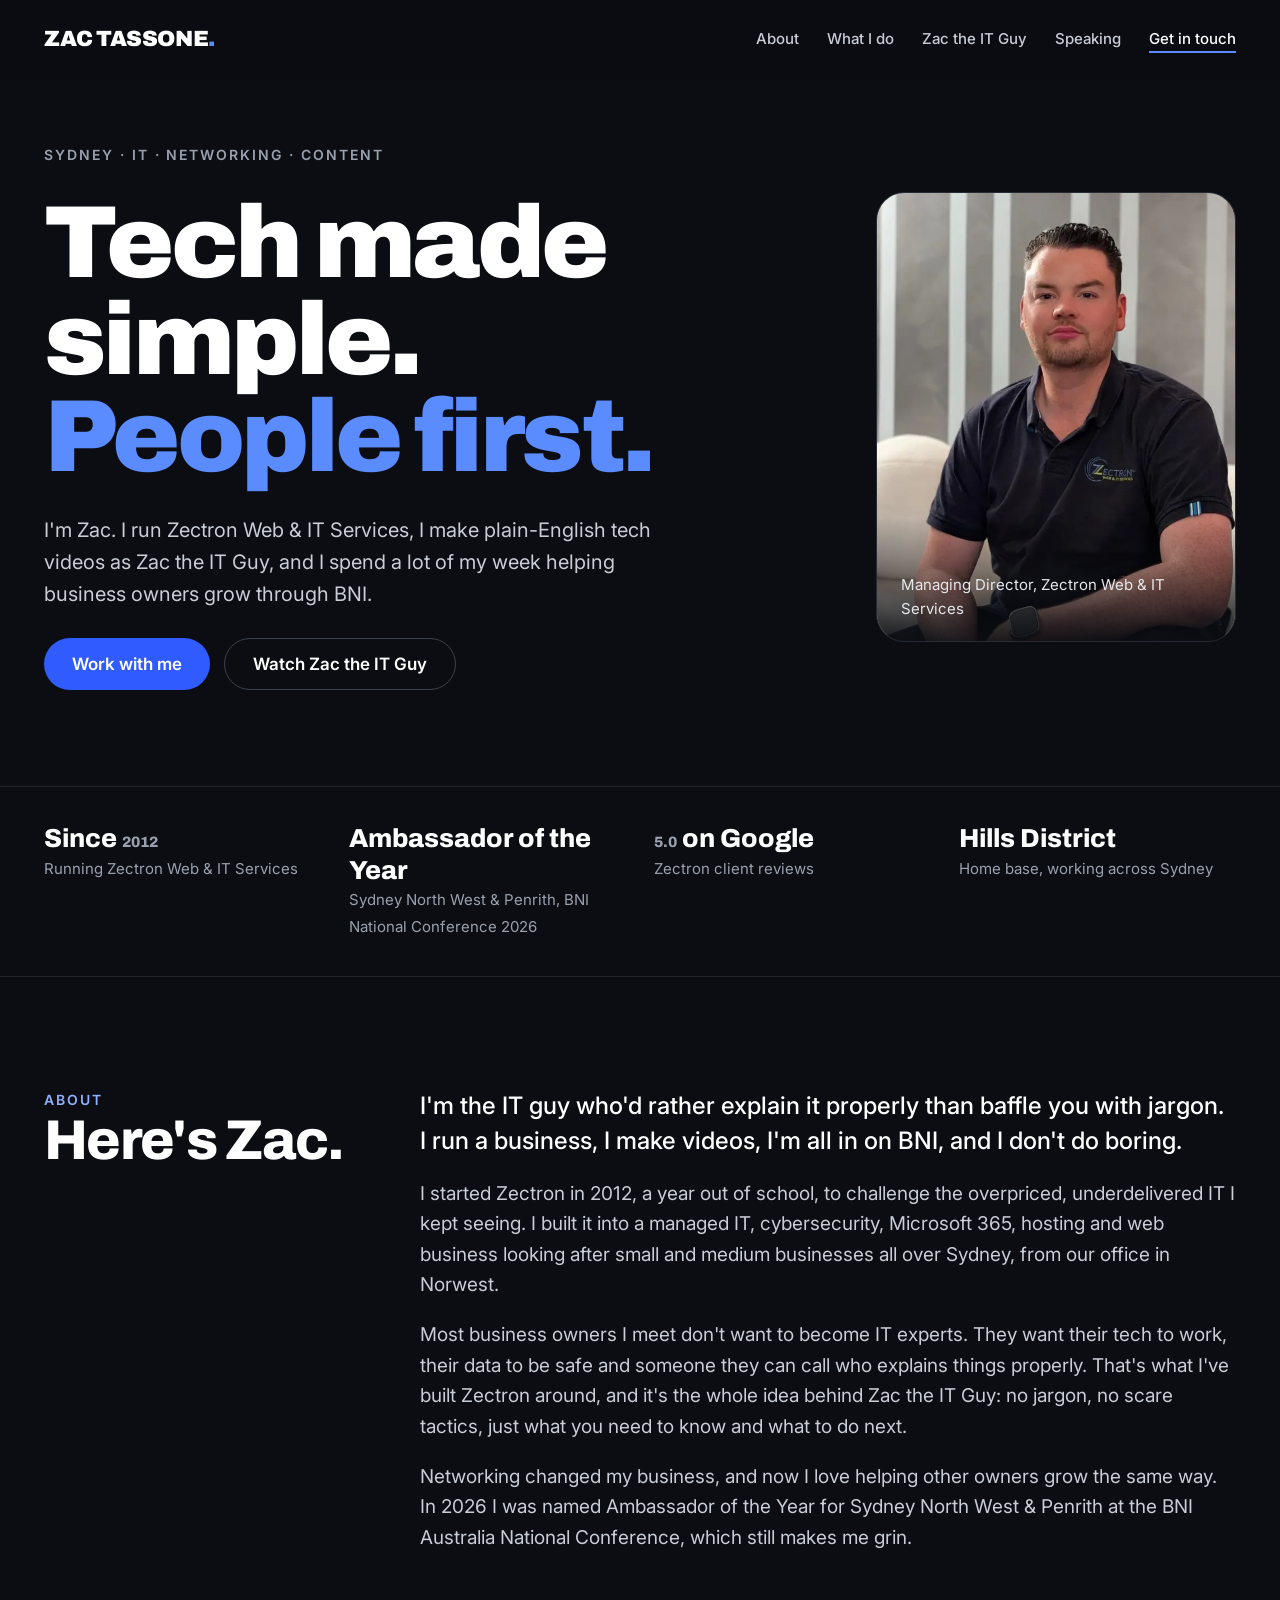
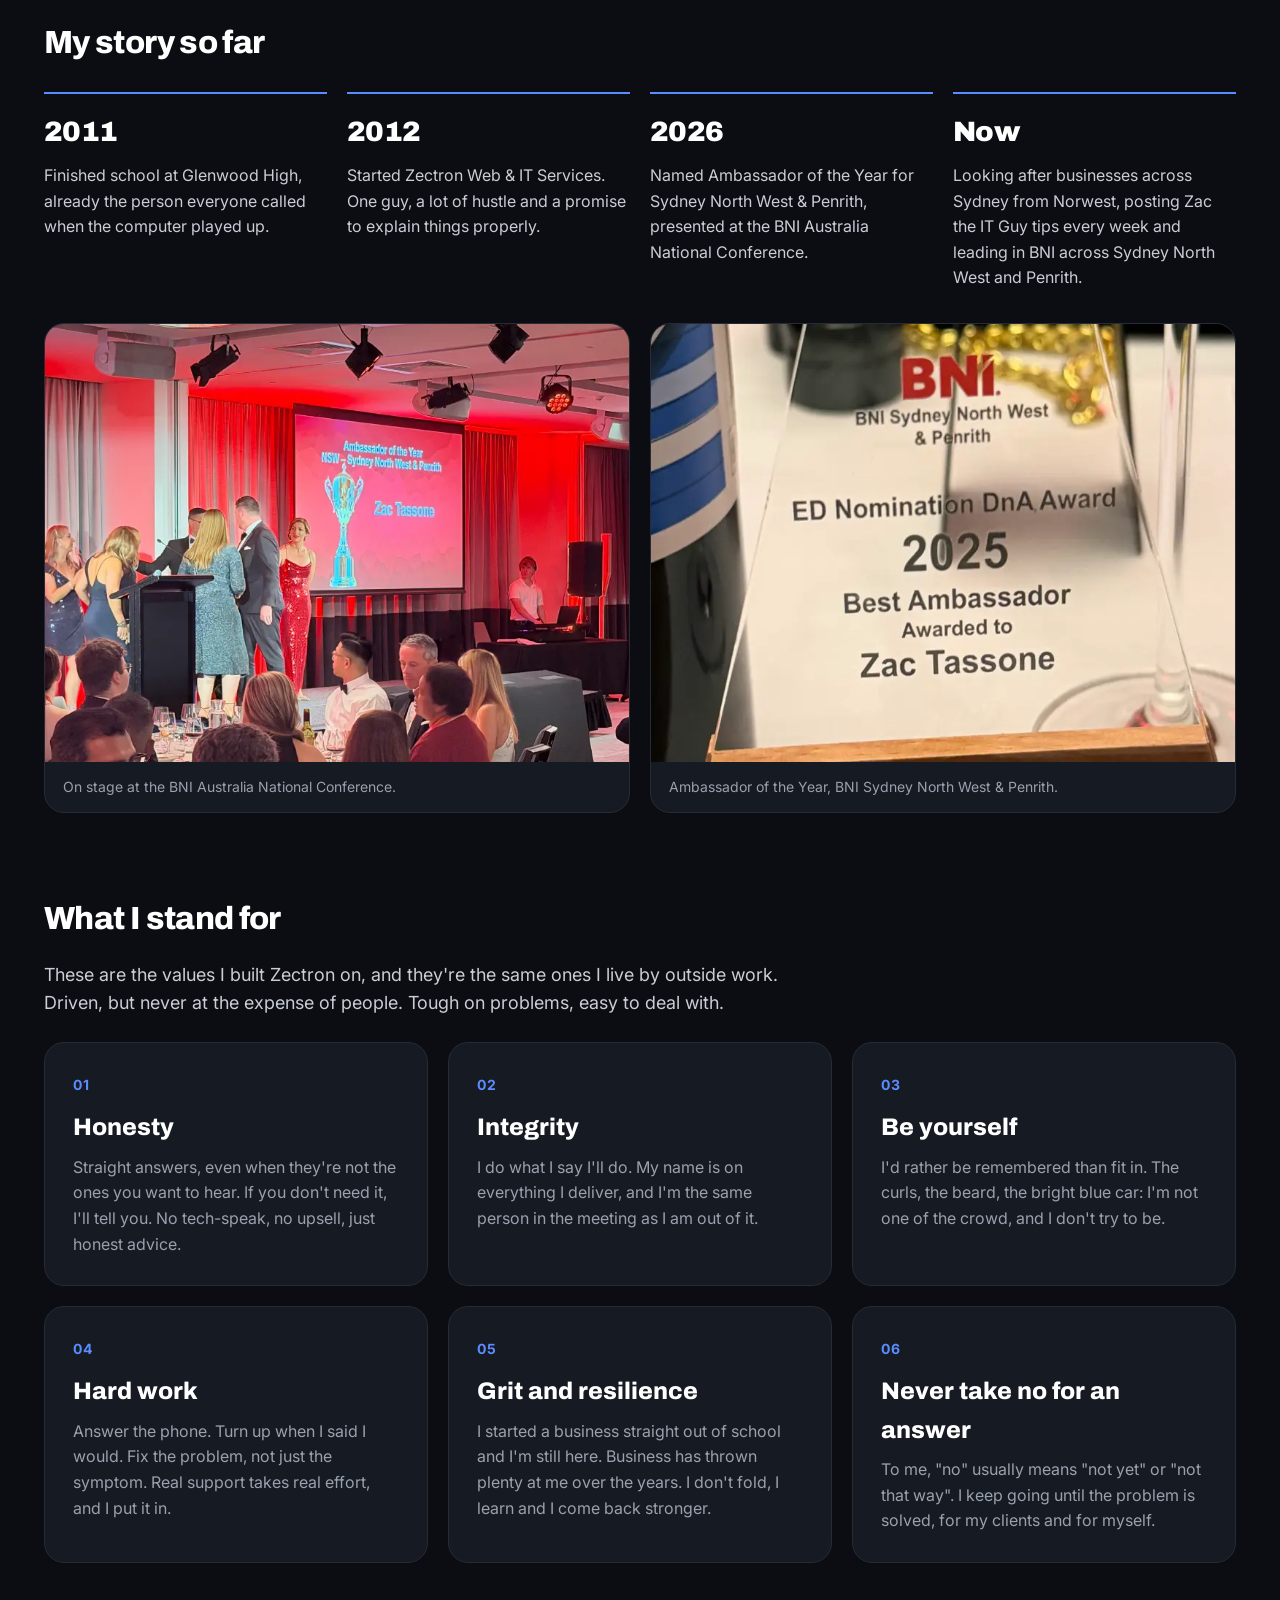
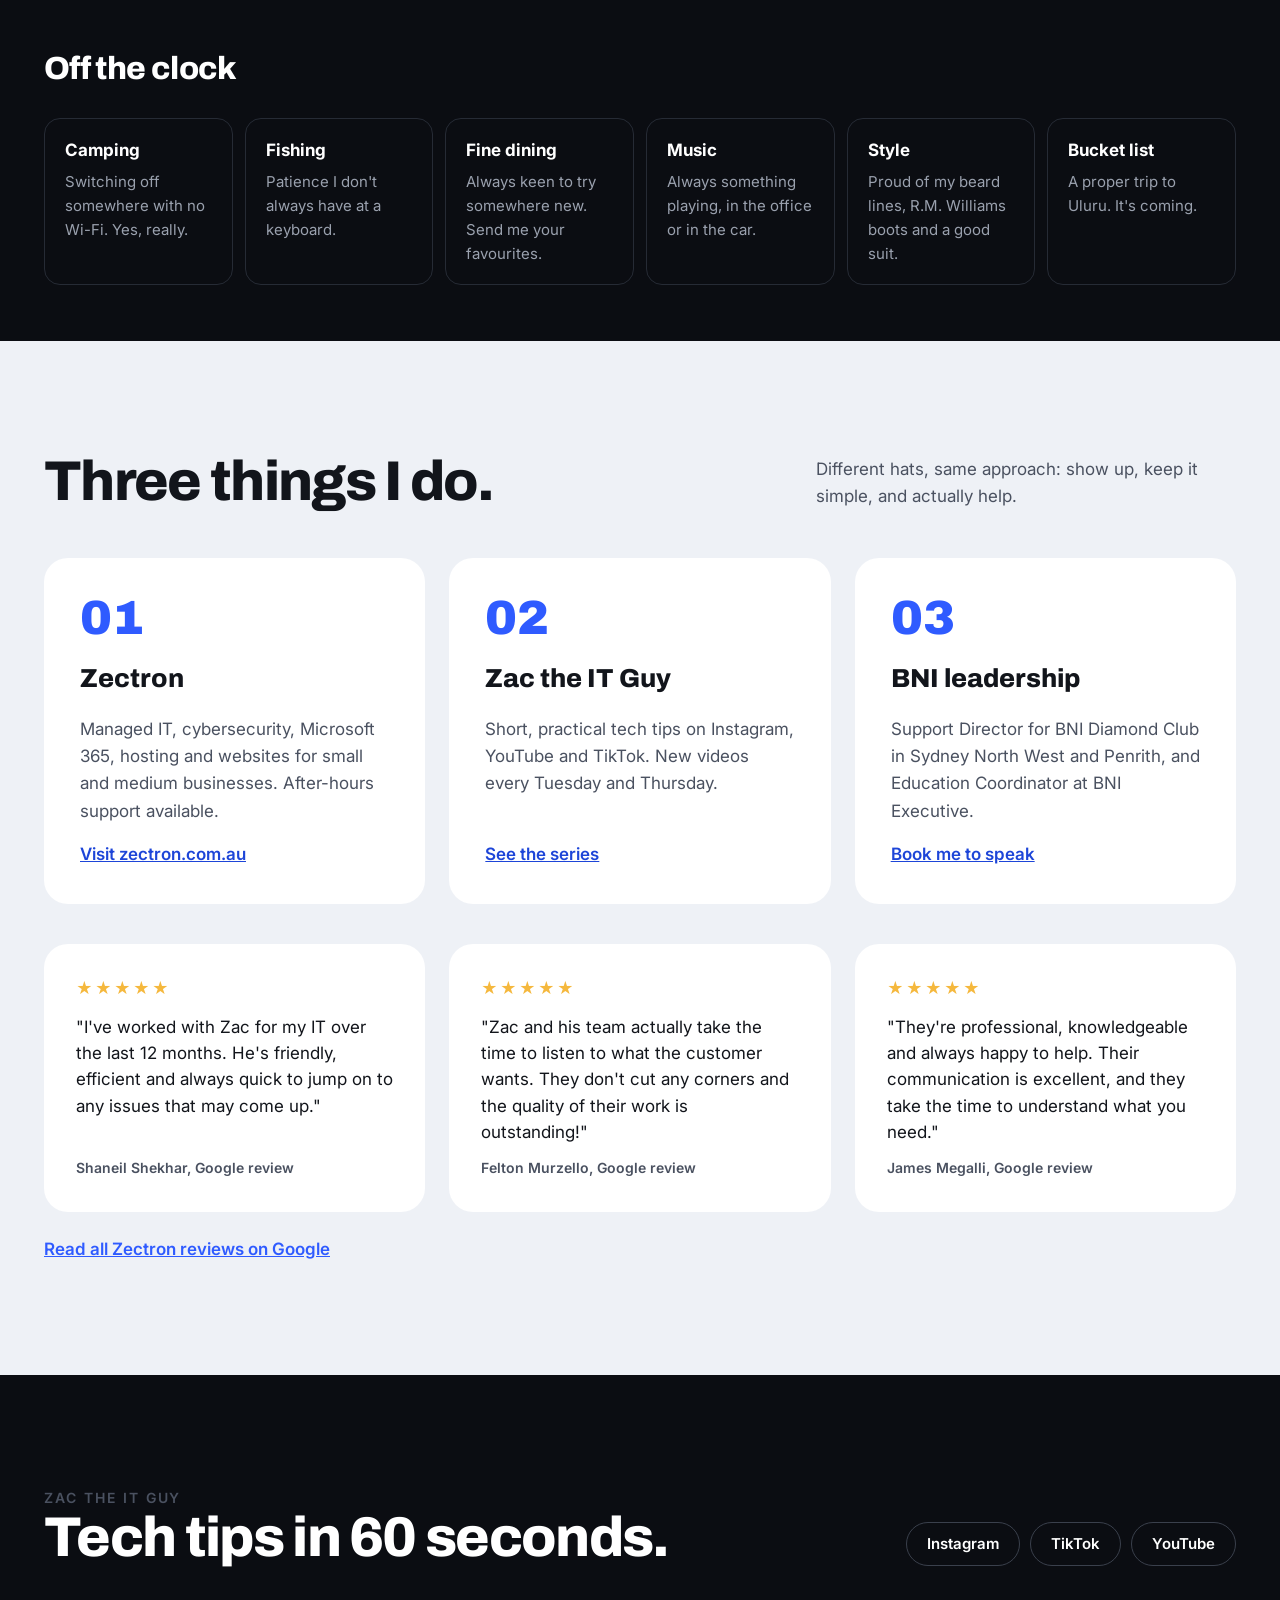
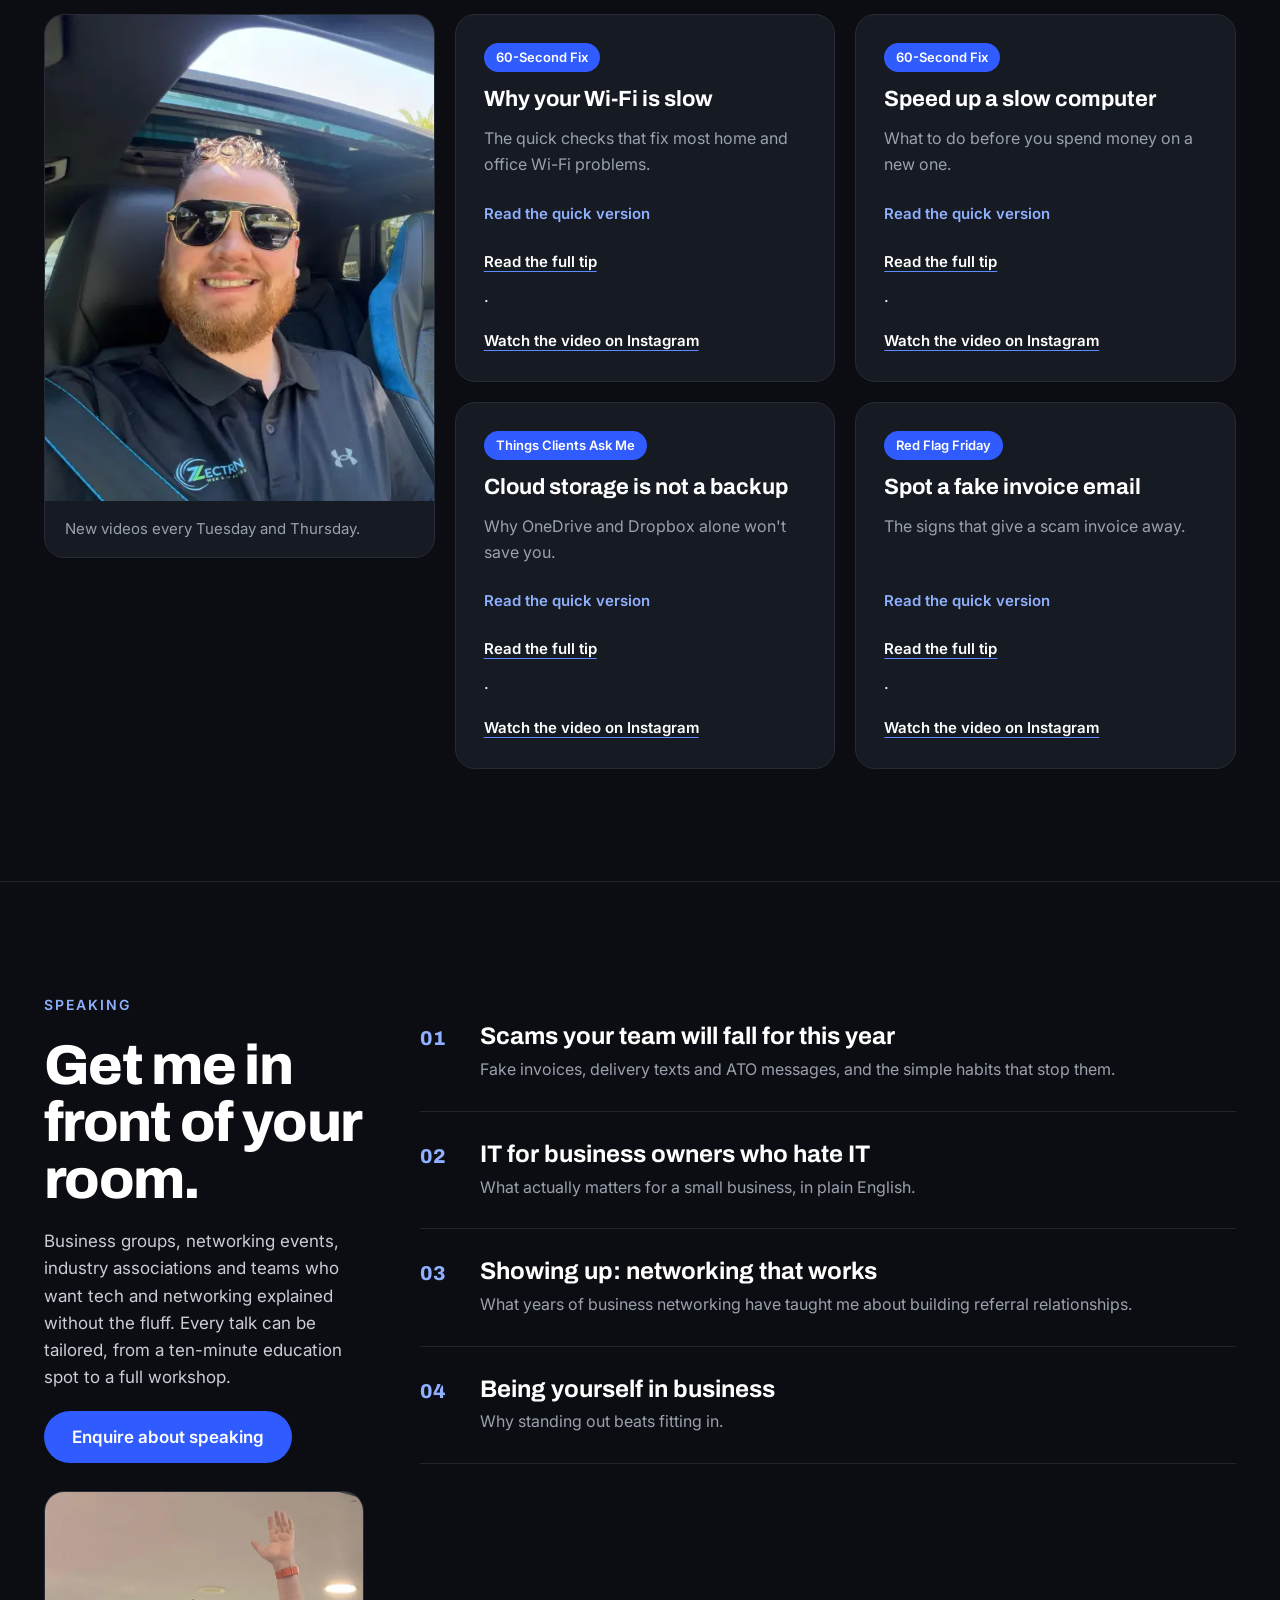
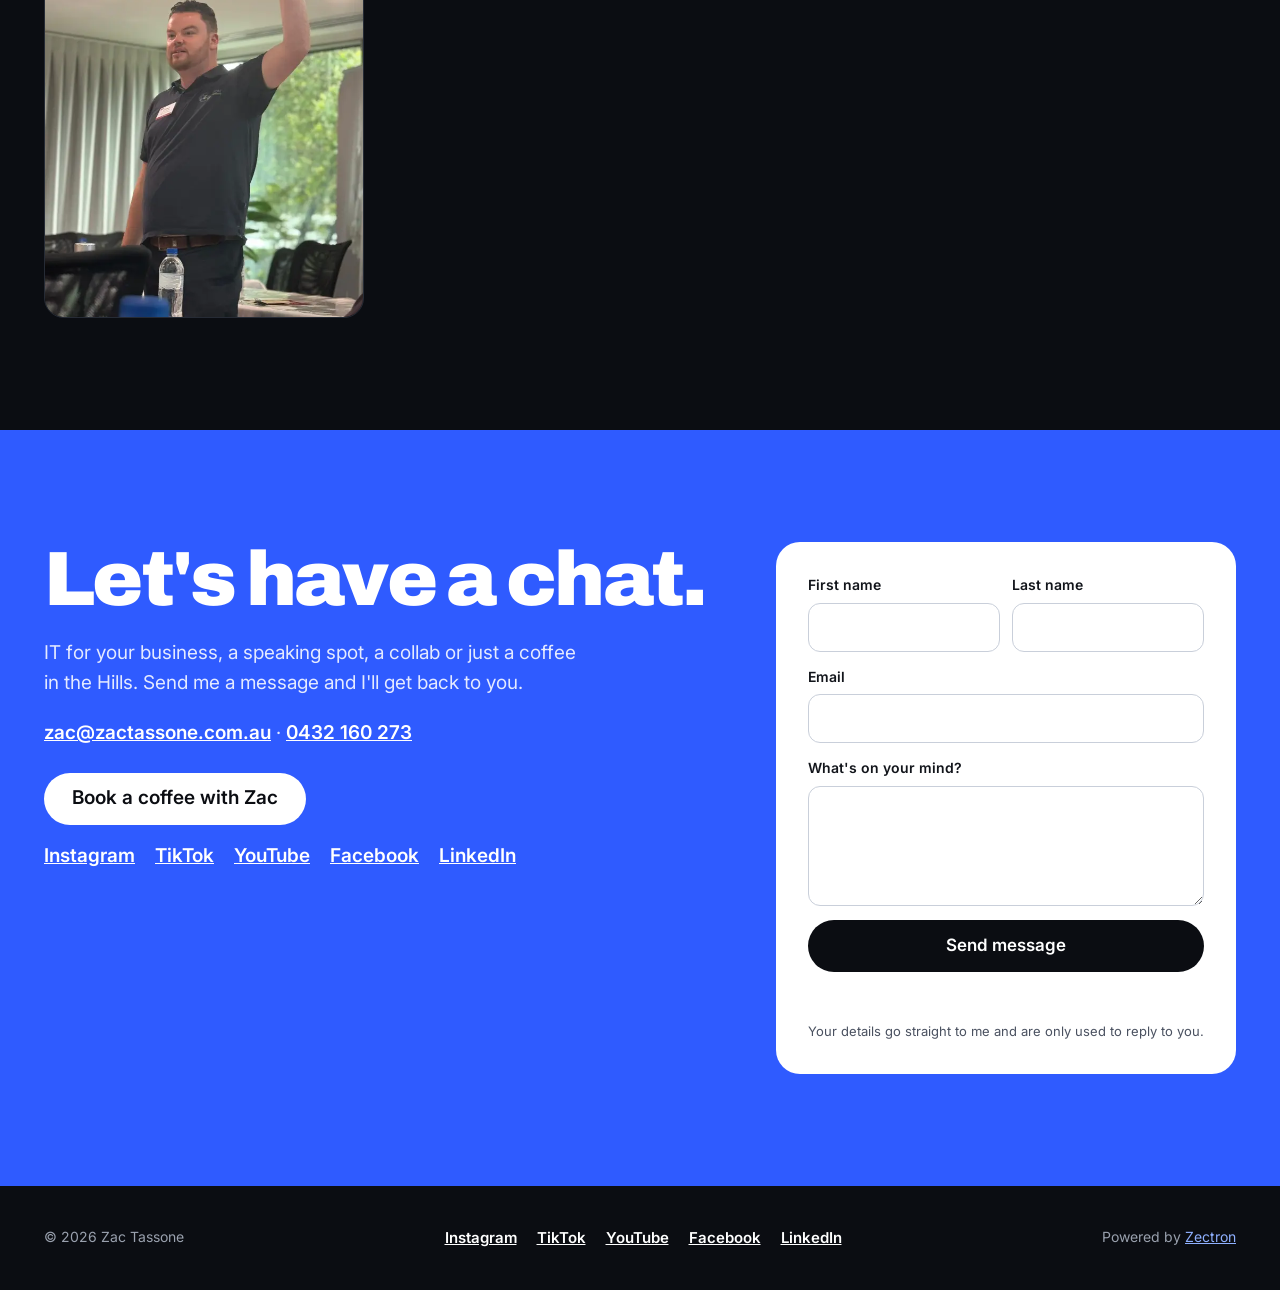
<file: index.html>
<!doctype html>
<html lang="en-AU">
<head>
<!-- Google tag (gtag.js) -->
<script async src="https://www.googletagmanager.com/gtag/js?id=G-HJ7Z9C7EH5"></script>
<script src="/assets/ga.js?v=1"></script>
<meta charset="utf-8">
<meta name="viewport" content="width=device-width, initial-scale=1">
<title>Zac Tassone | Tech made simple. People first.</title>
<meta name="description" content="Zac Tassone is Managing Director of Zectron Web &amp; IT Services, creator of Zac the IT Guy and 2026 BNI Ambassador of the Year for Sydney North West &amp; Penrith, based in Sydney's Hills District.">
<link rel="canonical" href="https://zactassone.com.au/">
<meta name="theme-color" content="#0B0D12">
<meta property="og:type" content="website">
<meta property="og:site_name" content="Zac Tassone">
<meta property="og:title" content="Zac Tassone | Tech made simple. People first.">
<meta property="og:description" content="Zac Tassone is Managing Director of Zectron Web &amp; IT Services, creator of Zac the IT Guy and 2026 BNI Ambassador of the Year for Sydney North West &amp; Penrith, based in Sydney's Hills District.">
<meta property="og:url" content="https://zactassone.com.au/">
<meta property="og:image" content="https://zactassone.com.au/assets/og.jpg">
<meta property="og:image:alt" content="Zac Tassone, Tech made simple. People first."><meta property="og:image:width" content="1200"><meta property="og:image:height" content="630">
<meta property="og:locale" content="en_AU">
<meta name="twitter:card" content="summary_large_image">
<link rel="icon" href="/assets/favicon.svg" type="image/svg+xml">
<link rel="apple-touch-icon" href="/assets/apple-touch-icon.png">
<script type="application/ld+json">{"@context":"https://schema.org","@type":"Person","@id":"https://zactassone.com.au/#zac","name":"Zac Tassone","url":"https://zactassone.com.au/","email":"mailto:zac@zactassone.com.au","image":"https://zactassone.com.au/assets/zac.webp","jobTitle":"Managing Director","worksFor":{"@type":"Organization","name":"Zectron Web & IT Services","url":"https://www.zectron.com.au"},"address":{"@type":"PostalAddress","addressLocality":"Hills District","addressRegion":"NSW","addressCountry":"AU"},"award":"BNI Ambassador of the Year 2026, Sydney North West & Penrith (BNI Australia National Conference)","knowsAbout":["Managed IT","Cybersecurity","Microsoft 365","Small business technology","Business networking"],"sameAs":["https://www.instagram.com/zactheitguy/","https://www.tiktok.com/@zac.the.it.guy","https://www.youtube.com/channel/UCYCZYnOmMo0ZXm13_HjDv8Q","https://www.facebook.com/share/19N25KuHem/","https://www.linkedin.com/in/zac-t/"]}</script>
<script type="application/ld+json">{"@context":"https://schema.org","@type":"WebSite","name":"Zac Tassone","url":"https://zactassone.com.au/"}</script>
<script type="application/ld+json">{"@context":"https://schema.org","@type":"ItemList","name":"Zac the IT Guy tips","itemListElement":[{"@type":"ListItem","position":1,"name":"Why your Wi-Fi is slow","url":"https://zactassone.com.au/tips/why-is-my-wifi-slow/"},{"@type":"ListItem","position":2,"name":"Speed up a slow computer","url":"https://zactassone.com.au/tips/speed-up-a-slow-computer/"},{"@type":"ListItem","position":3,"name":"Cloud storage is not a backup","url":"https://zactassone.com.au/tips/cloud-storage-is-not-a-backup/"},{"@type":"ListItem","position":4,"name":"Spot a fake invoice email","url":"https://zactassone.com.au/tips/spot-a-fake-invoice-email/"}]}</script>
<link rel="preconnect" href="https://fonts.googleapis.com">
<link rel="preconnect" href="https://fonts.gstatic.com" crossorigin>
<link href="https://fonts.googleapis.com/css2?family=Archivo:wght@700;800;900&family=Inter:wght@400;500;600&display=swap" rel="stylesheet">
<link rel="stylesheet" href="/assets/site.css?v=0ca66a84">
<script src="/assets/site.js?v=bd182529" defer></script>
</head>
<body>
<a class="skip" href="#content">Skip to content</a>
<div class="site-head">
<div class="wrap">
<header>
  <a class="logo" href="/#top" aria-label="Zac Tassone, home">ZAC TASSONE<span>.</span></a>
  <button class="menu-btn" type="button" aria-expanded="false" aria-controls="main-nav">Menu</button>
  <nav id="main-nav" aria-label="Main"><a href="/#about">About</a><a href="/#work">What I do</a><a href="/#tips">Zac the IT Guy</a><a href="/#speaking">Speaking</a><a class="cta" href="/#contact">Get in touch</a></nav>
</header>
</div>
</div>
<main id="content">

<section id="top" class="wrap hero">
  <div class="hero-copy">
    <p class="eyebrow" style="color:var(--dim);margin:0">Sydney &middot; IT &middot; Networking &middot; Content</p>
    <h1 class="display">Tech made simple.<br><span>People first.</span></h1>
    <p class="lead">I'm Zac. I run Zectron Web &amp; IT Services, I make plain-English tech videos as Zac the IT Guy, and I spend a lot of my week helping business owners grow through BNI.</p>
    <div class="actions">
      <a class="btn btn-primary" href="#contact">Work with me</a>
      <a class="btn btn-ghost" href="#tips">Watch Zac the IT Guy</a>
    </div>
  </div>
  <div class="hero-art">
    <div class="badge photo">
      <img src="/assets/zac.webp?v=0ca66a84" width="640" height="800" fetchpriority="high" decoding="async" alt="Zac Tassone, Managing Director of Zectron Web &amp; IT Services">
      <p class="tag">Managing Director, Zectron Web &amp; IT Services</p>
    </div>
  </div>
</section>

<section class="facts" aria-label="Highlights">
  <div class="wrap">
    <div class="fact reveal"><b>Since <span data-count="2012" data-from="2000">2012</span></b><span>Running Zectron Web &amp; IT Services</span></div>
    <div class="fact reveal"><b>Ambassador of the Year</b><span>Sydney North West &amp; Penrith, BNI National Conference 2026</span></div>
    <div class="fact reveal"><b><span data-count="5.0" data-dec="1">5.0</span> on Google</b><span>Zectron client reviews</span></div>
    <div class="fact reveal"><b>Hills District</b><span>Home base, working across Sydney</span></div>
  </div>
</section>

<section id="about" class="about">
  <div class="wrap split">
    <div class="side">
      <p class="eyebrow">About</p>
      <h2 class="display">Here's Zac.</h2>
    </div>
    <div class="main reveal">
      <p class="about-lead">I'm the IT guy who'd rather explain it properly than baffle you with jargon. I run a business, I make videos, I'm all in on BNI, and I don't do boring.</p>
      <p>I started Zectron in 2012, a year out of school, to challenge the overpriced, underdelivered IT I kept seeing. I built it into a managed IT, cybersecurity, Microsoft 365, hosting and web business looking after small and medium businesses all over Sydney, from our office in Norwest.</p>
      <p>Most business owners I meet don't want to become IT experts. They want their tech to work, their data to be safe and someone they can call who explains things properly. That's what I've built Zectron around, and it's the whole idea behind Zac the IT Guy: no jargon, no scare tactics, just what you need to know and what to do next.</p>
      <p>Networking changed my business, and now I love helping other owners grow the same way. In 2026 I was named Ambassador of the Year for Sydney North West &amp; Penrith at the BNI Australia National Conference, which still makes me grin.</p>
    </div>
  </div>

  <div class="wrap about-block">
    <h3 class="sub">My story so far</h3>
    <ol class="timeline">
      <li class="reveal"><b>2011</b><span>Finished school at Glenwood High, already the person everyone called when the computer played up.</span></li>
      <li class="reveal"><b>2012</b><span>Started Zectron Web &amp; IT Services. One guy, a lot of hustle and a promise to explain things properly.</span></li>
      <li class="reveal"><b>2026</b><span>Named Ambassador of the Year for Sydney North West &amp; Penrith, presented at the BNI Australia National Conference.</span></li>
      <li class="reveal"><b>Now</b><span>Looking after businesses across Sydney from Norwest, posting Zac the IT Guy tips every week and leading in BNI across Sydney North West and Penrith.</span></li>
    </ol>
    <div class="award-photos">
      <figure class="reveal"><img src="/assets/award-stage.webp?v=0ca66a84" width="800" height="600" loading="lazy" decoding="async" alt="Zac Tassone announced as Ambassador of the Year for BNI Sydney North West and Penrith on stage at the BNI Australia National Conference"><figcaption>On stage at the BNI Australia National Conference.</figcaption></figure>
      <figure class="reveal"><img src="/assets/award-trophy.webp?v=0ca66a84" width="800" height="600" loading="lazy" decoding="async" alt="BNI Sydney North West and Penrith Best Ambassador award engraved for Zac Tassone"><figcaption>Ambassador of the Year, BNI Sydney North West &amp; Penrith.</figcaption></figure>
    </div>
  </div>

  <div class="wrap about-block">
    <h3 class="sub">What I stand for</h3>
    <p class="sub-lead">These are the values I built Zectron on, and they're the same ones I live by outside work. Driven, but never at the expense of people. Tough on problems, easy to deal with.</p>
    <div class="values">
      <article class="value reveal"><span class="vnum">01</span><h4>Honesty</h4><p>Straight answers, even when they're not the ones you want to hear. If you don't need it, I'll tell you. No tech-speak, no upsell, just honest advice.</p></article>
      <article class="value reveal"><span class="vnum">02</span><h4>Integrity</h4><p>I do what I say I'll do. My name is on everything I deliver, and I'm the same person in the meeting as I am out of it.</p></article>
      <article class="value reveal"><span class="vnum">03</span><h4>Be yourself</h4><p>I'd rather be remembered than fit in. The curls, the beard, the bright blue car: I'm not one of the crowd, and I don't try to be.</p></article>
      <article class="value reveal"><span class="vnum">04</span><h4>Hard work</h4><p>Answer the phone. Turn up when I said I would. Fix the problem, not just the symptom. Real support takes real effort, and I put it in.</p></article>
      <article class="value reveal"><span class="vnum">05</span><h4>Grit and resilience</h4><p>I started a business straight out of school and I'm still here. Business has thrown plenty at me over the years. I don't fold, I learn and I come back stronger.</p></article>
      <article class="value reveal"><span class="vnum">06</span><h4>Never take no for an answer</h4><p>To me, "no" usually means "not yet" or "not that way". I keep going until the problem is solved, for my clients and for myself.</p></article>
    </div>
  </div>

  <div class="wrap about-block">
    <h3 class="sub">Off the clock</h3>
    <div class="offclock">
      <div class="oc reveal"><b>Camping</b><span>Switching off somewhere with no Wi-Fi. Yes, really.</span></div>
      <div class="oc reveal"><b>Fishing</b><span>Patience I don't always have at a keyboard.</span></div>
      <div class="oc reveal"><b>Fine dining</b><span>Always keen to try somewhere new. Send me your favourites.</span></div>
      <div class="oc reveal"><b>Music</b><span>Always something playing, in the office or in the car.</span></div>
      <div class="oc reveal"><b>Style</b><span>Proud of my beard lines, R.M. Williams boots and a good suit.</span></div>
      <div class="oc reveal"><b>Bucket list</b><span>A proper trip to Uluru. It's coming.</span></div>
    </div>
  </div>
</section>

<section id="work" class="work">
  <div class="wrap">
    <div class="row-head">
      <h2 class="display">Three things I do.</h2>
      <p>Different hats, same approach: show up, keep it simple, and actually help.</p>
    </div>
    <div class="cards">
      <article class="card reveal">
        <p class="num">01</p>
        <h3>Zectron</h3>
        <p>Managed IT, cybersecurity, Microsoft 365, hosting and websites for small and medium businesses. After-hours support available.</p>
        <a href="https://www.zectron.com.au">Visit zectron.com.au</a>
      </article>
      <article class="card reveal">
        <p class="num">02</p>
        <h3>Zac the IT Guy</h3>
        <p>Short, practical tech tips on Instagram, YouTube and TikTok. New videos every Tuesday and Thursday.</p>
        <a href="#tips">See the series</a>
      </article>
      <article class="card reveal">
        <p class="num">03</p>
        <h3>BNI leadership</h3>
        <p>Support Director for BNI Diamond Club in Sydney North West and Penrith, and Education Coordinator at BNI Executive.</p>
        <a href="#speaking">Book me to speak</a>
      </article>
    </div>
    <div class="reviews"><figure class="review reveal"><p class="stars" aria-label="5 out of 5 stars">&#9733;&#9733;&#9733;&#9733;&#9733;</p><blockquote>"I've worked with Zac for my IT over the last 12 months. He's friendly, efficient and always quick to jump on to any issues that may come up."</blockquote><figcaption>Shaneil Shekhar, Google review</figcaption></figure><figure class="review reveal"><p class="stars" aria-label="5 out of 5 stars">&#9733;&#9733;&#9733;&#9733;&#9733;</p><blockquote>"Zac and his team actually take the time to listen to what the customer wants. They don't cut any corners and the quality of their work is outstanding!"</blockquote><figcaption>Felton Murzello, Google review</figcaption></figure><figure class="review reveal"><p class="stars" aria-label="5 out of 5 stars">&#9733;&#9733;&#9733;&#9733;&#9733;</p><blockquote>"They're professional, knowledgeable and always happy to help. Their communication is excellent, and they take the time to understand what you need."</blockquote><figcaption>James Megalli, Google review</figcaption></figure></div>
    <p class="reviews-more"><a href="https://search.google.com/local/reviews?placeid=ChIJq6qm_jefEmsRmGw03cANiQY" target="_blank" rel="noopener">Read all Zectron reviews on Google</a></p>
  </div>
</section>

<section id="tips" class="wrap tips">
  <div class="row-head">
    <div>
      <p class="eyebrow">Zac the IT Guy</p>
      <h2 class="display">Tech tips in 60 seconds.</h2>
    </div>
    <div class="socials" aria-label="Follow Zac the IT Guy"><a class="btn btn-ghost" href="https://www.instagram.com/zactheitguy/" target="_blank" rel="noopener me">Instagram</a><a class="btn btn-ghost" href="https://www.tiktok.com/@zac.the.it.guy" target="_blank" rel="noopener me">TikTok</a><a class="btn btn-ghost" href="https://www.youtube.com/channel/UCYCZYnOmMo0ZXm13_HjDv8Q" target="_blank" rel="noopener me">YouTube</a></div>
  </div>
  <div class="tips-body">
    <figure class="tips-photo reveal">
      <img src="/assets/zac-it-guy.webp?v=0ca66a84" width="480" height="600" loading="lazy" decoding="async" alt="Zac Tassone, Zac the IT Guy, smiling in his car in a Zectron polo">
      <figcaption>New videos every Tuesday and Thursday.</figcaption>
    </figure>
    <div class="tip-grid"><article class="tip reveal" id="tip-wifi"><span class="pill">60-Second Fix</span><h3>Why your Wi-Fi is slow</h3><p>The quick checks that fix most home and office Wi-Fi problems.</p><details class="tip-more"><summary>Read the quick version</summary><ul><li>Restart the router and modem, in that order, and give them two minutes.</li><li>Move the router out of cupboards and away from the floor, TVs and fish tanks.</li><li>Check how many devices are connected. Old phones and smart plugs add up.</li><li>Use the 5 GHz network when you are close to the router, 2.4 GHz when you are further away.</li><li>If it is still slow on a cable, the problem is your internet plan, not your Wi-Fi.</li></ul></details><a class="tip-watch" href="/tips/why-is-my-wifi-slow/">Read the full tip</a> &middot; <a class="tip-watch" href="https://www.instagram.com/zactheitguy/" target="_blank" rel="noopener">Watch the video on Instagram</a></article><article class="tip reveal" id="tip-slow-computer"><span class="pill">60-Second Fix</span><h3>Speed up a slow computer</h3><p>What to do before you spend money on a new one.</p><details class="tip-more"><summary>Read the quick version</summary><ul><li>Restart it properly. Most slow computers have not been restarted in weeks.</li><li>Check what starts automatically and turn off anything you don't need.</li><li>Make sure you have at least 15 to 20 percent free disk space.</li><li>Install pending updates, then restart again.</li><li>If it still has a spinning hard drive, an SSD upgrade is often cheaper than a new machine.</li></ul></details><a class="tip-watch" href="/tips/speed-up-a-slow-computer/">Read the full tip</a> &middot; <a class="tip-watch" href="https://www.instagram.com/zactheitguy/" target="_blank" rel="noopener">Watch the video on Instagram</a></article><article class="tip reveal" id="tip-cloud-backup"><span class="pill">Things Clients Ask Me</span><h3>Cloud storage is not a backup</h3><p>Why OneDrive and Dropbox alone won't save you.</p><details class="tip-more"><summary>Read the quick version</summary><ul><li>Sync tools copy your mistakes too: delete a file and it disappears everywhere.</li><li>Ransomware can encrypt synced files just as easily as local ones.</li><li>Version history has limits on how far back it goes.</li><li>A real backup is a separate copy, kept somewhere else, that you have tested restoring.</li><li>For a business, Microsoft 365 needs its own backup. Microsoft says so in its own service agreement.</li></ul></details><a class="tip-watch" href="/tips/cloud-storage-is-not-a-backup/">Read the full tip</a> &middot; <a class="tip-watch" href="https://www.instagram.com/zactheitguy/" target="_blank" rel="noopener">Watch the video on Instagram</a></article><article class="tip reveal" id="tip-fake-invoice"><span class="pill">Red Flag Friday</span><h3>Spot a fake invoice email</h3><p>The signs that give a scam invoice away.</p><details class="tip-more"><summary>Read the quick version</summary><ul><li>Bank details have "changed" and the email says it is urgent.</li><li>The sender address is close to right but not quite.</li><li>The invoice is for something you don't recognise, or it is a supplier you pay but the wording feels off.</li><li>Always confirm new bank details with a phone call to a number you already have, never one in the email.</li><li>If in doubt, forward it to your IT person before you pay anything.</li></ul></details><a class="tip-watch" href="/tips/spot-a-fake-invoice-email/">Read the full tip</a> &middot; <a class="tip-watch" href="https://www.instagram.com/zactheitguy/" target="_blank" rel="noopener">Watch the video on Instagram</a></article></div>
  </div>
</section>

<section id="speaking" class="talks">
  <div class="wrap split">
    <div class="side" style="display:flex;flex-direction:column;gap:20px">
      <p class="eyebrow" style="margin:0">Speaking</p>
      <h2 class="display">Get me in front of your room.</h2>
      <p style="margin:0;color:var(--muted)">Business groups, networking events, industry associations and teams who want tech and networking explained without the fluff. Every talk can be tailored, from a ten-minute education spot to a full workshop.</p>
      <a class="btn btn-primary" style="align-self:flex-start" href="#contact">Enquire about speaking</a>
      <img class="speak-photo reveal" src="/assets/zac-speaking.webp?v=0ca66a84" width="600" height="800" loading="lazy" decoding="async" alt="Zac Tassone presenting a business education session">
    </div>
    <div class="main" style="gap:0"><div class="talk reveal"><span class="n">01</span><div><h3>Scams your team will fall for this year</h3><p>Fake invoices, delivery texts and ATO messages, and the simple habits that stop them.</p></div></div><div class="talk reveal"><span class="n">02</span><div><h3>IT for business owners who hate IT</h3><p>What actually matters for a small business, in plain English.</p></div></div><div class="talk reveal"><span class="n">03</span><div><h3>Showing up: networking that works</h3><p>What years of business networking have taught me about building referral relationships.</p></div></div><div class="talk reveal"><span class="n">04</span><div><h3>Being yourself in business</h3><p>Why standing out beats fitting in.</p></div></div></div>
  </div>
</section>

<section id="contact" class="contact">
  <div class="wrap">
    <div>
      <h2>Let's have a chat.</h2>
      <p>IT for your business, a speaking spot, a collab or just a coffee in the Hills. Send me a message and I'll get back to you.</p>
      <p style="margin-top:20px"><a href="mailto:zac@zactassone.com.au" style="color:#fff;font-weight:600">zac@zactassone.com.au</a> &middot; <a href="tel:+61432160273" style="color:#fff;font-weight:600">0432 160 273</a></p>
      <p style="margin-top:24px"><a class="btn btn-book" href="https://www.zectron.com.au/bookwithzac/" target="_blank" rel="noopener">Book a coffee with Zac</a></p>
      <p class="social-row" style="margin-top:16px"><a href="https://www.instagram.com/zactheitguy/" target="_blank" rel="noopener me">Instagram</a><a href="https://www.tiktok.com/@zac.the.it.guy" target="_blank" rel="noopener me">TikTok</a><a href="https://www.youtube.com/channel/UCYCZYnOmMo0ZXm13_HjDv8Q" target="_blank" rel="noopener me">YouTube</a><a href="https://www.facebook.com/share/19N25KuHem/" target="_blank" rel="noopener me">Facebook</a><a href="https://www.linkedin.com/in/zac-t/" target="_blank" rel="noopener me">LinkedIn</a></p>
    </div>
    <form class="form" data-hs novalidate aria-label="Contact form">
      <div class="row"><div><label for="h-fn">First name</label><input id="h-fn" name="firstname" autocomplete="given-name"></div>
      <div><label for="h-ln">Last name</label><input id="h-ln" name="lastname" autocomplete="family-name"></div></div>
      <div style="display:flex;flex-direction:column;gap:6px"><label for="h-em">Email</label><input id="h-em" name="email" type="email" autocomplete="email" required></div>
      <div style="display:flex;flex-direction:column;gap:6px"><label for="h-msg">What's on your mind?</label><textarea id="h-msg" name="message" required></textarea></div>
      <div class="hp" aria-hidden="true"><label for="h-hp">Leave this empty</label><input id="h-hp" name="company_site" tabindex="-1" autocomplete="off"></div>
      <button type="submit">Send message</button>
      <p class="status" role="status" aria-live="polite"></p>
      <p class="small">Your details go straight to me and are only used to reply to you.</p>
    </form>
  </div>
</section>

</main>
<footer>
  <div class="wrap">
    <span>&copy; <span id="y">2026</span> Zac Tassone</span>
    <span class="social-row"><a href="https://www.instagram.com/zactheitguy/" target="_blank" rel="noopener me">Instagram</a><a href="https://www.tiktok.com/@zac.the.it.guy" target="_blank" rel="noopener me">TikTok</a><a href="https://www.youtube.com/channel/UCYCZYnOmMo0ZXm13_HjDv8Q" target="_blank" rel="noopener me">YouTube</a><a href="https://www.facebook.com/share/19N25KuHem/" target="_blank" rel="noopener me">Facebook</a><a href="https://www.linkedin.com/in/zac-t/" target="_blank" rel="noopener me">LinkedIn</a></span>
    <span>Powered by <a href="https://www.zectron.com.au" target="_blank" rel="noopener">Zectron</a></span>
  </div>
</footer>
</body>
</html>
</file>
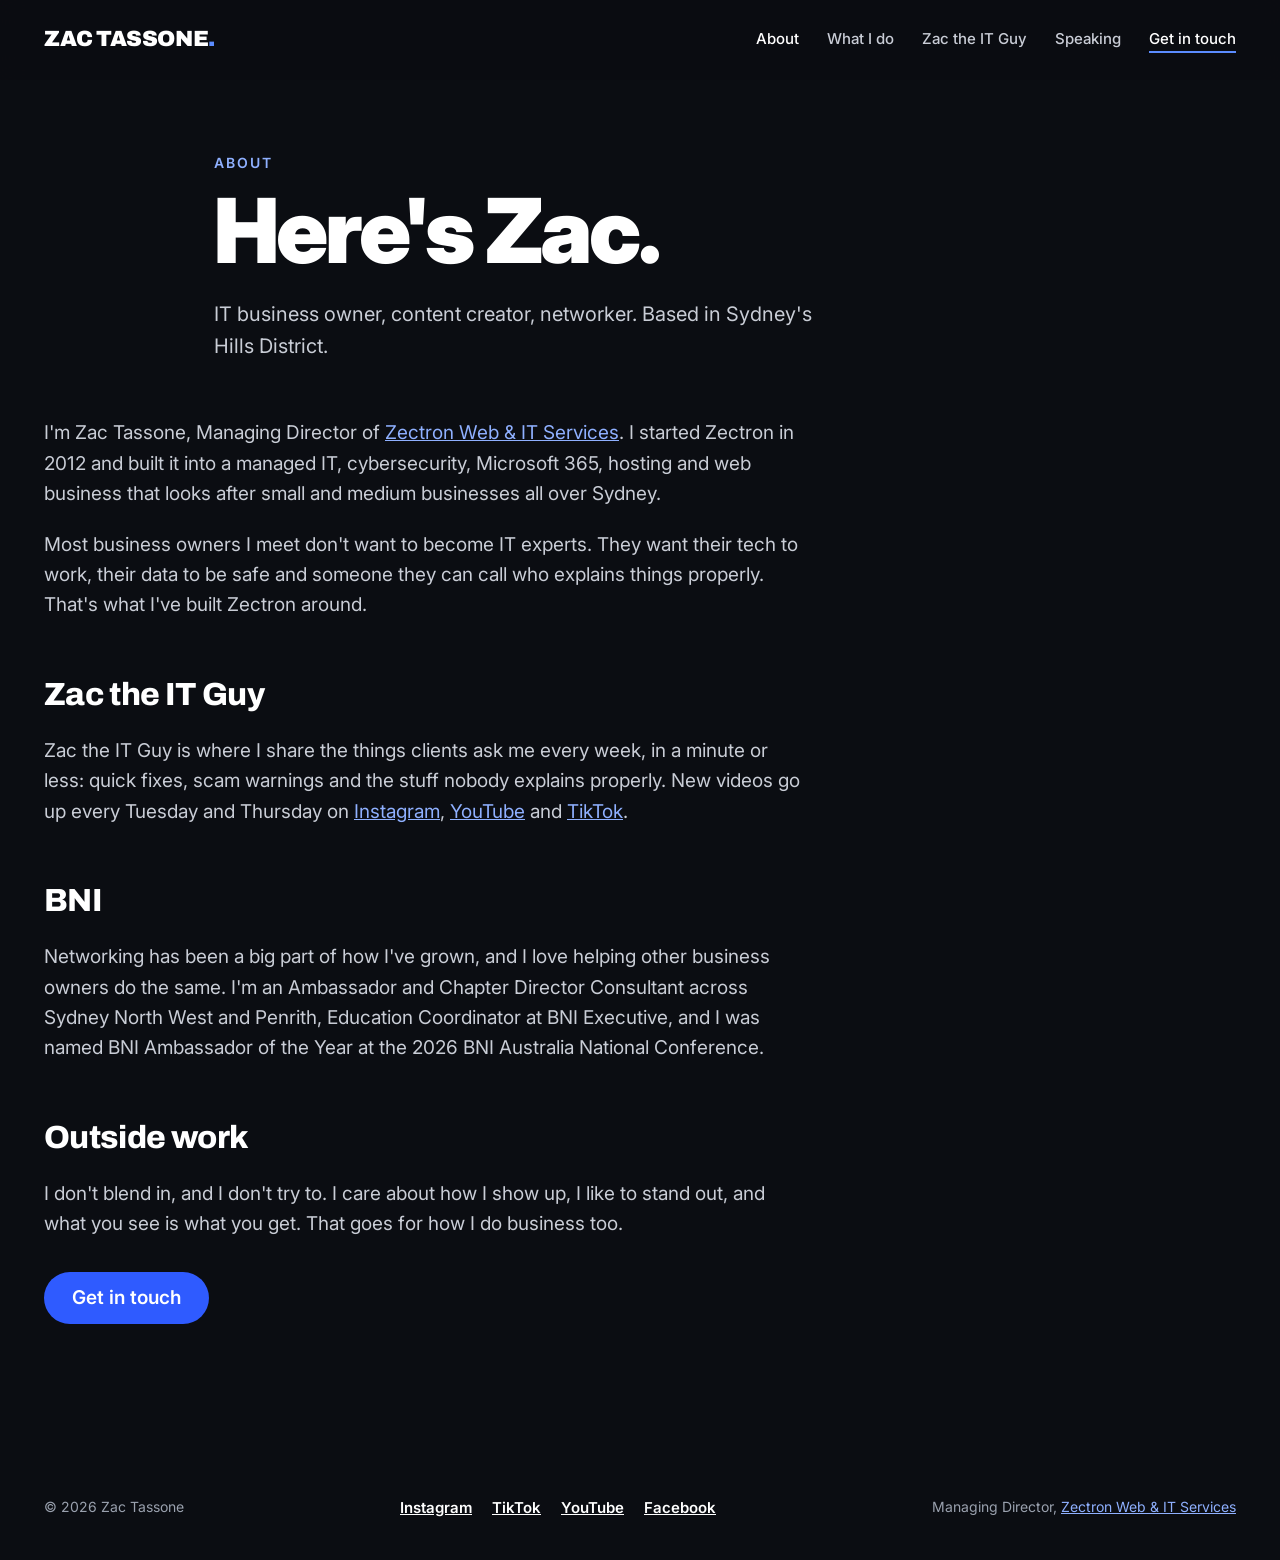
<file: about/index.html>
<!doctype html>
<html lang="en-AU">
<head>
<meta charset="utf-8">
<meta name="viewport" content="width=device-width, initial-scale=1">
<title>About Zac Tassone | IT, content and BNI</title>
<meta name="description" content="About Zac Tassone: founder of Zectron Web &amp; IT Services in 2012, creator of Zac the IT Guy and BNI Ambassador of the Year 2026.">
<link rel="canonical" href="https://zactassone.com.au/about/">
<meta name="theme-color" content="#0B0D12">
<meta property="og:type" content="website">
<meta property="og:site_name" content="Zac Tassone">
<meta property="og:title" content="About Zac Tassone | IT, content and BNI">
<meta property="og:description" content="About Zac Tassone: founder of Zectron Web &amp; IT Services in 2012, creator of Zac the IT Guy and BNI Ambassador of the Year 2026.">
<meta property="og:url" content="https://zactassone.com.au/about/">
<meta property="og:image" content="https://zactassone.com.au/assets/og.png">
<meta property="og:image:width" content="1200"><meta property="og:image:height" content="630">
<meta property="og:locale" content="en_AU">
<meta name="twitter:card" content="summary_large_image">
<link rel="icon" href="/assets/favicon.svg" type="image/svg+xml">
<link rel="apple-touch-icon" href="/assets/apple-touch-icon.png">
<script type="application/ld+json">{"@context":"https://schema.org","@type":"Person","@id":"https://zactassone.com.au/#zac","name":"Zac Tassone","url":"https://zactassone.com.au/","email":"mailto:zac@zactassone.com.au","image":"https://zactassone.com.au/assets/og.png","jobTitle":"Managing Director","worksFor":{"@type":"Organization","name":"Zectron Web & IT Services","url":"https://www.zectron.com.au"},"address":{"@type":"PostalAddress","addressLocality":"Hills District","addressRegion":"NSW","addressCountry":"AU"},"award":"BNI Australia Ambassador of the Year 2026","knowsAbout":["Managed IT","Cybersecurity","Microsoft 365","Small business technology","Business networking"],"sameAs":["https://www.instagram.com/zactheitguy/","https://www.tiktok.com/@zac.the.it.guy","https://www.youtube.com/channel/UCYCZYnOmMo0ZXm13_HjDv8Q","https://www.facebook.com/share/19N25KuHem/"]}</script>
<link rel="preconnect" href="https://fonts.googleapis.com">
<link rel="preconnect" href="https://fonts.gstatic.com" crossorigin>
<link href="https://fonts.googleapis.com/css2?family=Archivo:wght@700;800;900&family=Inter:wght@400;500;600&display=swap" rel="stylesheet">
<link rel="stylesheet" href="/assets/site.css">
<script src="/assets/site.js" defer></script>
</head>
<body>
<a class="skip" href="#content">Skip to content</a>
<div class="site-head">
<div class="wrap">
<header>
  <a class="logo" href="/" aria-label="Zac Tassone, home">ZAC TASSONE<span>.</span></a>
  <button class="menu-btn" type="button" aria-expanded="false" aria-controls="main-nav">Menu</button>
  <nav id="main-nav" aria-label="Main"><a href="/about/" aria-current="page">About</a><a href="/#work">What I do</a><a href="/tips/">Zac the IT Guy</a><a href="/speaking/">Speaking</a><a class="cta" href="/contact/">Get in touch</a></nav>
</header>
</div>
</div>
<main id="content">

<section class="wrap page-hero">
  <p class="eyebrow">About</p>
  <h1>Here's Zac.</h1>
  <p class="lead">IT business owner, content creator, networker. Based in Sydney's Hills District.</p>
</section>
<section class="wrap" style="padding-bottom:112px">
  <div class="prose reveal">
    <p>I'm Zac Tassone, Managing Director of <a href="https://www.zectron.com.au">Zectron Web &amp; IT Services</a>. I started Zectron in 2012 and built it into a managed IT, cybersecurity, Microsoft 365, hosting and web business that looks after small and medium businesses all over Sydney.</p>
    <p>Most business owners I meet don't want to become IT experts. They want their tech to work, their data to be safe and someone they can call who explains things properly. That's what I've built Zectron around.</p>
    <h2>Zac the IT Guy</h2>
    <p>Zac the IT Guy is where I share the things clients ask me every week, in a minute or less: quick fixes, scam warnings and the stuff nobody explains properly. New videos go up every Tuesday and Thursday on <a href="https://www.instagram.com/zactheitguy/" rel="noopener me">Instagram</a>, <a href="https://www.youtube.com/channel/UCYCZYnOmMo0ZXm13_HjDv8Q" rel="noopener me">YouTube</a> and <a href="https://www.tiktok.com/@zac.the.it.guy" rel="noopener me">TikTok</a>.</p>
    <h2>BNI</h2>
    <p>Networking has been a big part of how I've grown, and I love helping other business owners do the same. I'm an Ambassador and Chapter Director Consultant across Sydney North West and Penrith, Education Coordinator at BNI Executive, and I was named BNI Ambassador of the Year at the 2026 BNI Australia National Conference.</p>
    <h2>Outside work</h2>
    <p>I don't blend in, and I don't try to. I care about how I show up, I like to stand out, and what you see is what you get. That goes for how I do business too.</p>
    <p style="margin-top:32px"><a class="btn btn-primary" href="/contact/">Get in touch</a></p>
  </div>
</section>

</main>
<footer>
  <div class="wrap">
    <span>&copy; <span id="y">2026</span> Zac Tassone</span>
    <span class="social-row"><a href="https://www.instagram.com/zactheitguy/" target="_blank" rel="noopener me">Instagram</a><a href="https://www.tiktok.com/@zac.the.it.guy" target="_blank" rel="noopener me">TikTok</a><a href="https://www.youtube.com/channel/UCYCZYnOmMo0ZXm13_HjDv8Q" target="_blank" rel="noopener me">YouTube</a><a href="https://www.facebook.com/share/19N25KuHem/" target="_blank" rel="noopener me">Facebook</a></span>
    <span>Managing Director, <a href="https://www.zectron.com.au">Zectron Web &amp; IT Services</a></span>
  </div>
</footer>
</body>
</html>
</file>
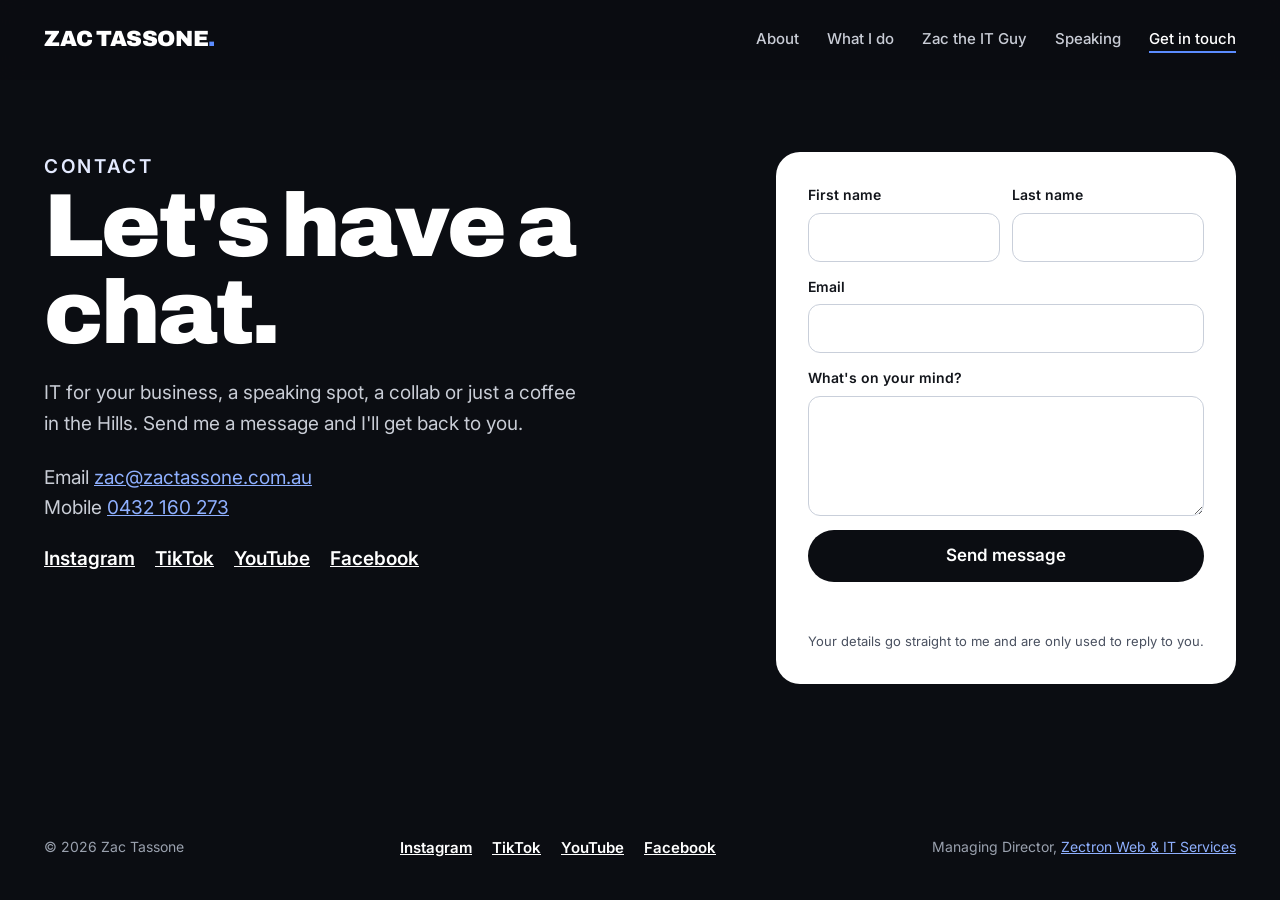
<file: contact/index.html>
<!doctype html>
<html lang="en-AU">
<head>
<meta charset="utf-8">
<meta name="viewport" content="width=device-width, initial-scale=1">
<title>Contact Zac Tassone</title>
<meta name="description" content="Get in touch with Zac Tassone about IT for your business, speaking, collaborations or a coffee in Sydney's Hills District.">
<link rel="canonical" href="https://zactassone.com.au/contact/">
<meta name="theme-color" content="#0B0D12">
<meta property="og:type" content="website">
<meta property="og:site_name" content="Zac Tassone">
<meta property="og:title" content="Contact Zac Tassone">
<meta property="og:description" content="Get in touch with Zac Tassone about IT for your business, speaking, collaborations or a coffee in Sydney's Hills District.">
<meta property="og:url" content="https://zactassone.com.au/contact/">
<meta property="og:image" content="https://zactassone.com.au/assets/og.png">
<meta property="og:image:width" content="1200"><meta property="og:image:height" content="630">
<meta property="og:locale" content="en_AU">
<meta name="twitter:card" content="summary_large_image">
<link rel="icon" href="/assets/favicon.svg" type="image/svg+xml">
<link rel="apple-touch-icon" href="/assets/apple-touch-icon.png">
<script type="application/ld+json">{"@context":"https://schema.org","@type":"Person","@id":"https://zactassone.com.au/#zac","name":"Zac Tassone","url":"https://zactassone.com.au/","email":"mailto:zac@zactassone.com.au","image":"https://zactassone.com.au/assets/og.png","jobTitle":"Managing Director","worksFor":{"@type":"Organization","name":"Zectron Web & IT Services","url":"https://www.zectron.com.au"},"address":{"@type":"PostalAddress","addressLocality":"Hills District","addressRegion":"NSW","addressCountry":"AU"},"award":"BNI Australia Ambassador of the Year 2026","knowsAbout":["Managed IT","Cybersecurity","Microsoft 365","Small business technology","Business networking"],"sameAs":["https://www.instagram.com/zactheitguy/","https://www.tiktok.com/@zac.the.it.guy","https://www.youtube.com/channel/UCYCZYnOmMo0ZXm13_HjDv8Q","https://www.facebook.com/share/19N25KuHem/"]}</script>
<link rel="preconnect" href="https://fonts.googleapis.com">
<link rel="preconnect" href="https://fonts.gstatic.com" crossorigin>
<link href="https://fonts.googleapis.com/css2?family=Archivo:wght@700;800;900&family=Inter:wght@400;500;600&display=swap" rel="stylesheet">
<link rel="stylesheet" href="/assets/site.css">
<script src="/assets/site.js" defer></script>
</head>
<body>
<a class="skip" href="#content">Skip to content</a>
<div class="site-head">
<div class="wrap">
<header>
  <a class="logo" href="/" aria-label="Zac Tassone, home">ZAC TASSONE<span>.</span></a>
  <button class="menu-btn" type="button" aria-expanded="false" aria-controls="main-nav">Menu</button>
  <nav id="main-nav" aria-label="Main"><a href="/about/">About</a><a href="/#work">What I do</a><a href="/tips/">Zac the IT Guy</a><a href="/speaking/">Speaking</a><a class="cta" href="/contact/" aria-current="page">Get in touch</a></nav>
</header>
</div>
</div>
<main id="content">

<section class="contact" style="background:var(--ink)">
  <div class="wrap" style="padding-top:72px">
    <div>
      <p class="eyebrow">Contact</p>
      <h1 style="font-family:Archivo,sans-serif;font-weight:900;font-size:clamp(44px,7vw,92px);line-height:.98;letter-spacing:-.035em;margin:0 0 20px">Let's have a chat.</h1>
      <p style="color:var(--muted)">IT for your business, a speaking spot, a collab or just a coffee in the Hills. Send me a message and I'll get back to you.</p>
      <p style="margin-top:24px;color:var(--muted)">Email <a href="mailto:zac@zactassone.com.au">zac@zactassone.com.au</a><br>Mobile <a href="tel:+61432160273">0432 160 273</a></p>
      <p class="social-row" style="margin-top:20px"><a href="https://www.instagram.com/zactheitguy/" target="_blank" rel="noopener me">Instagram</a><a href="https://www.tiktok.com/@zac.the.it.guy" target="_blank" rel="noopener me">TikTok</a><a href="https://www.youtube.com/channel/UCYCZYnOmMo0ZXm13_HjDv8Q" target="_blank" rel="noopener me">YouTube</a><a href="https://www.facebook.com/share/19N25KuHem/" target="_blank" rel="noopener me">Facebook</a></p>
    </div>
    <form class="form" data-hs novalidate aria-label="Contact form">
      <div class="row"><div><label for="c-fn">First name</label><input id="c-fn" name="firstname" autocomplete="given-name"></div>
      <div><label for="c-ln">Last name</label><input id="c-ln" name="lastname" autocomplete="family-name"></div></div>
      <div style="display:flex;flex-direction:column;gap:6px"><label for="c-em">Email</label><input id="c-em" name="email" type="email" autocomplete="email" required></div>
      <div style="display:flex;flex-direction:column;gap:6px"><label for="c-msg">What's on your mind?</label><textarea id="c-msg" name="message" required></textarea></div>
      <div class="hp" aria-hidden="true"><label for="c-hp">Leave this empty</label><input id="c-hp" name="company_site" tabindex="-1" autocomplete="off"></div>
      <button type="submit">Send message</button>
      <p class="status" role="status" aria-live="polite"></p>
      <p class="small">Your details go straight to me and are only used to reply to you.</p>
    </form>
  </div>
</section>

</main>
<footer>
  <div class="wrap">
    <span>&copy; <span id="y">2026</span> Zac Tassone</span>
    <span class="social-row"><a href="https://www.instagram.com/zactheitguy/" target="_blank" rel="noopener me">Instagram</a><a href="https://www.tiktok.com/@zac.the.it.guy" target="_blank" rel="noopener me">TikTok</a><a href="https://www.youtube.com/channel/UCYCZYnOmMo0ZXm13_HjDv8Q" target="_blank" rel="noopener me">YouTube</a><a href="https://www.facebook.com/share/19N25KuHem/" target="_blank" rel="noopener me">Facebook</a></span>
    <span>Managing Director, <a href="https://www.zectron.com.au">Zectron Web &amp; IT Services</a></span>
  </div>
</footer>
</body>
</html>
</file>
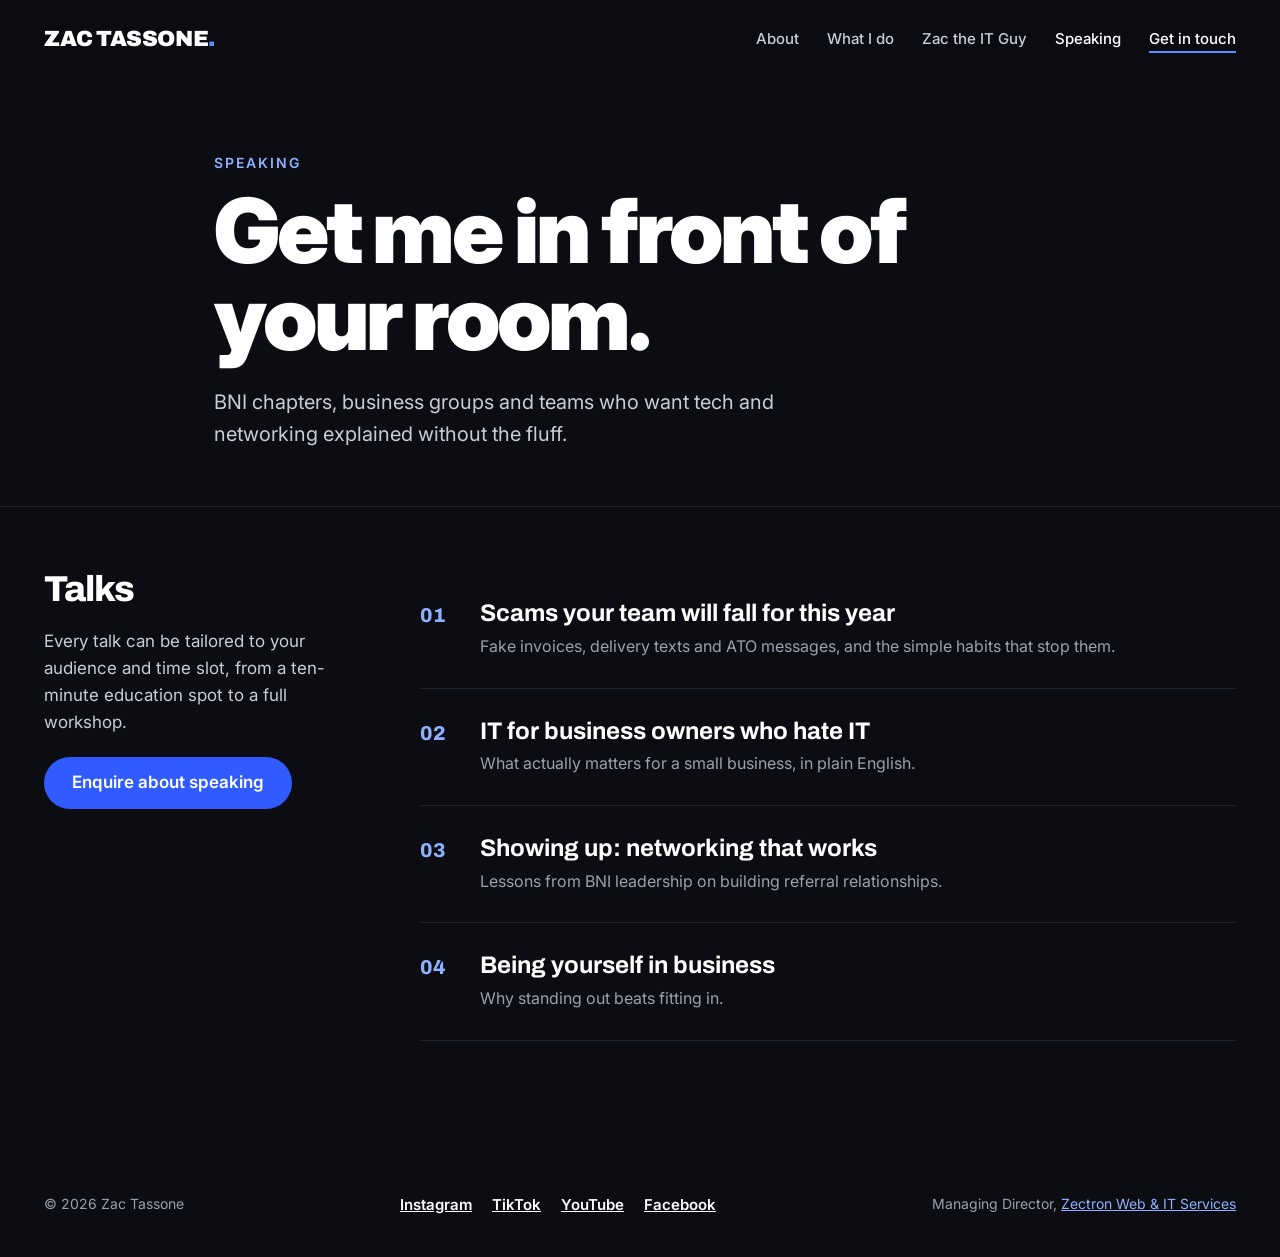
<file: speaking/index.html>
<!doctype html>
<html lang="en-AU">
<head>
<meta charset="utf-8">
<meta name="viewport" content="width=device-width, initial-scale=1">
<title>Book Zac Tassone to speak | Tech and networking talks</title>
<meta name="description" content="Book Zac Tassone to speak about scams, small business IT and networking that works. BNI chapters, business groups and teams in Sydney.">
<link rel="canonical" href="https://zactassone.com.au/speaking/">
<meta name="theme-color" content="#0B0D12">
<meta property="og:type" content="website">
<meta property="og:site_name" content="Zac Tassone">
<meta property="og:title" content="Book Zac Tassone to speak | Tech and networking talks">
<meta property="og:description" content="Book Zac Tassone to speak about scams, small business IT and networking that works. BNI chapters, business groups and teams in Sydney.">
<meta property="og:url" content="https://zactassone.com.au/speaking/">
<meta property="og:image" content="https://zactassone.com.au/assets/og.png">
<meta property="og:image:width" content="1200"><meta property="og:image:height" content="630">
<meta property="og:locale" content="en_AU">
<meta name="twitter:card" content="summary_large_image">
<link rel="icon" href="/assets/favicon.svg" type="image/svg+xml">
<link rel="apple-touch-icon" href="/assets/apple-touch-icon.png">
<script type="application/ld+json">{"@context":"https://schema.org","@type":"Person","@id":"https://zactassone.com.au/#zac","name":"Zac Tassone","url":"https://zactassone.com.au/","email":"mailto:zac@zactassone.com.au","image":"https://zactassone.com.au/assets/og.png","jobTitle":"Managing Director","worksFor":{"@type":"Organization","name":"Zectron Web & IT Services","url":"https://www.zectron.com.au"},"address":{"@type":"PostalAddress","addressLocality":"Hills District","addressRegion":"NSW","addressCountry":"AU"},"award":"BNI Australia Ambassador of the Year 2026","knowsAbout":["Managed IT","Cybersecurity","Microsoft 365","Small business technology","Business networking"],"sameAs":["https://www.instagram.com/zactheitguy/","https://www.tiktok.com/@zac.the.it.guy","https://www.youtube.com/channel/UCYCZYnOmMo0ZXm13_HjDv8Q","https://www.facebook.com/share/19N25KuHem/"]}</script>
<link rel="preconnect" href="https://fonts.googleapis.com">
<link rel="preconnect" href="https://fonts.gstatic.com" crossorigin>
<link href="https://fonts.googleapis.com/css2?family=Archivo:wght@700;800;900&family=Inter:wght@400;500;600&display=swap" rel="stylesheet">
<link rel="stylesheet" href="/assets/site.css">
<script src="/assets/site.js" defer></script>
</head>
<body>
<a class="skip" href="#content">Skip to content</a>
<div class="site-head">
<div class="wrap">
<header>
  <a class="logo" href="/" aria-label="Zac Tassone, home">ZAC TASSONE<span>.</span></a>
  <button class="menu-btn" type="button" aria-expanded="false" aria-controls="main-nav">Menu</button>
  <nav id="main-nav" aria-label="Main"><a href="/about/">About</a><a href="/#work">What I do</a><a href="/tips/">Zac the IT Guy</a><a href="/speaking/" aria-current="page">Speaking</a><a class="cta" href="/contact/">Get in touch</a></nav>
</header>
</div>
</div>
<main id="content">

<section class="wrap page-hero">
  <p class="eyebrow">Speaking</p>
  <h1>Get me in front of your room.</h1>
  <p class="lead">BNI chapters, business groups and teams who want tech and networking explained without the fluff.</p>
</section>
<section class="talks">
  <div class="wrap split" style="padding-top:64px">
    <div class="side" style="display:flex;flex-direction:column;gap:20px">
      <h2 class="display" style="font-size:36px">Talks</h2>
      <p style="margin:0;color:var(--muted)">Every talk can be tailored to your audience and time slot, from a ten-minute education spot to a full workshop.</p>
      <a class="btn btn-primary" style="align-self:flex-start" href="/contact/">Enquire about speaking</a>
    </div>
    <div class="main" style="gap:0"><div class="talk reveal"><span class="n">01</span><div><h3>Scams your team will fall for this year</h3><p>Fake invoices, delivery texts and ATO messages, and the simple habits that stop them.</p></div></div><div class="talk reveal"><span class="n">02</span><div><h3>IT for business owners who hate IT</h3><p>What actually matters for a small business, in plain English.</p></div></div><div class="talk reveal"><span class="n">03</span><div><h3>Showing up: networking that works</h3><p>Lessons from BNI leadership on building referral relationships.</p></div></div><div class="talk reveal"><span class="n">04</span><div><h3>Being yourself in business</h3><p>Why standing out beats fitting in.</p></div></div></div>
  </div>
</section>

</main>
<footer>
  <div class="wrap">
    <span>&copy; <span id="y">2026</span> Zac Tassone</span>
    <span class="social-row"><a href="https://www.instagram.com/zactheitguy/" target="_blank" rel="noopener me">Instagram</a><a href="https://www.tiktok.com/@zac.the.it.guy" target="_blank" rel="noopener me">TikTok</a><a href="https://www.youtube.com/channel/UCYCZYnOmMo0ZXm13_HjDv8Q" target="_blank" rel="noopener me">YouTube</a><a href="https://www.facebook.com/share/19N25KuHem/" target="_blank" rel="noopener me">Facebook</a></span>
    <span>Managing Director, <a href="https://www.zectron.com.au">Zectron Web &amp; IT Services</a></span>
  </div>
</footer>
</body>
</html>
</file>
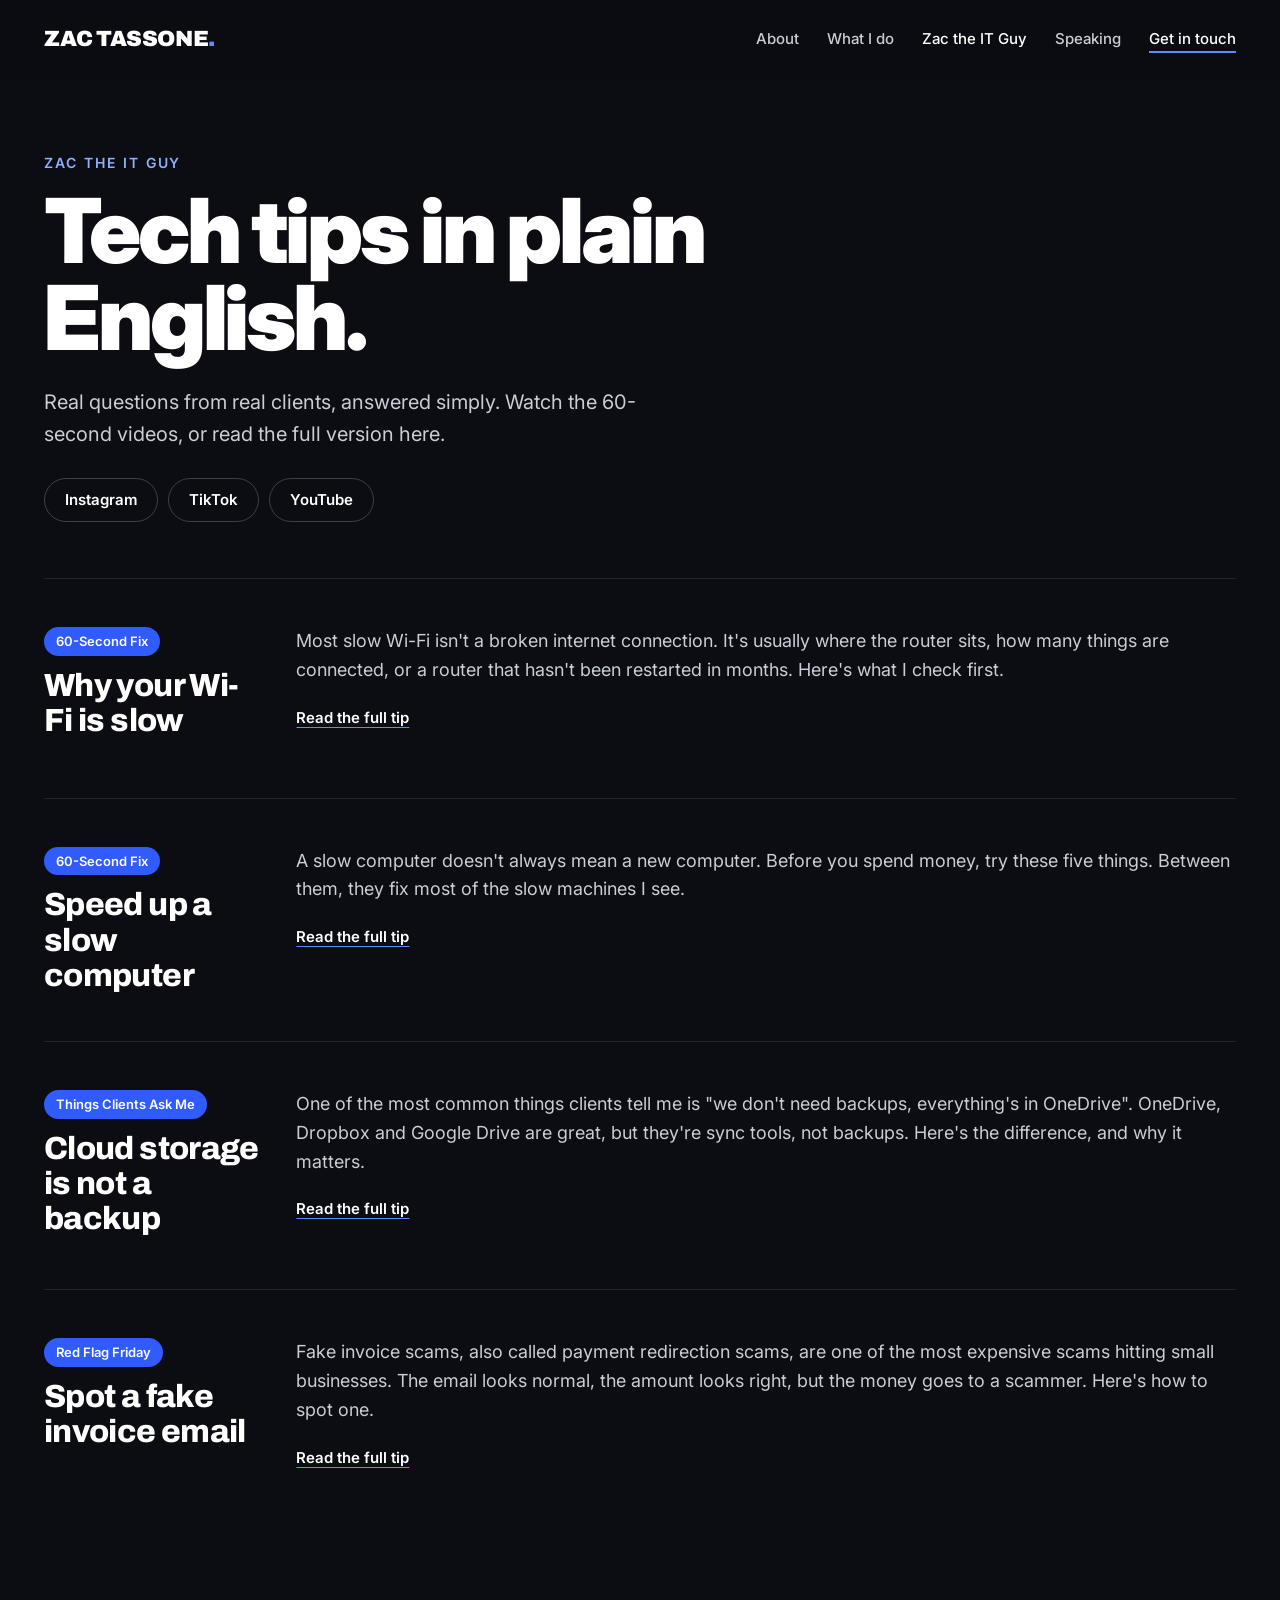
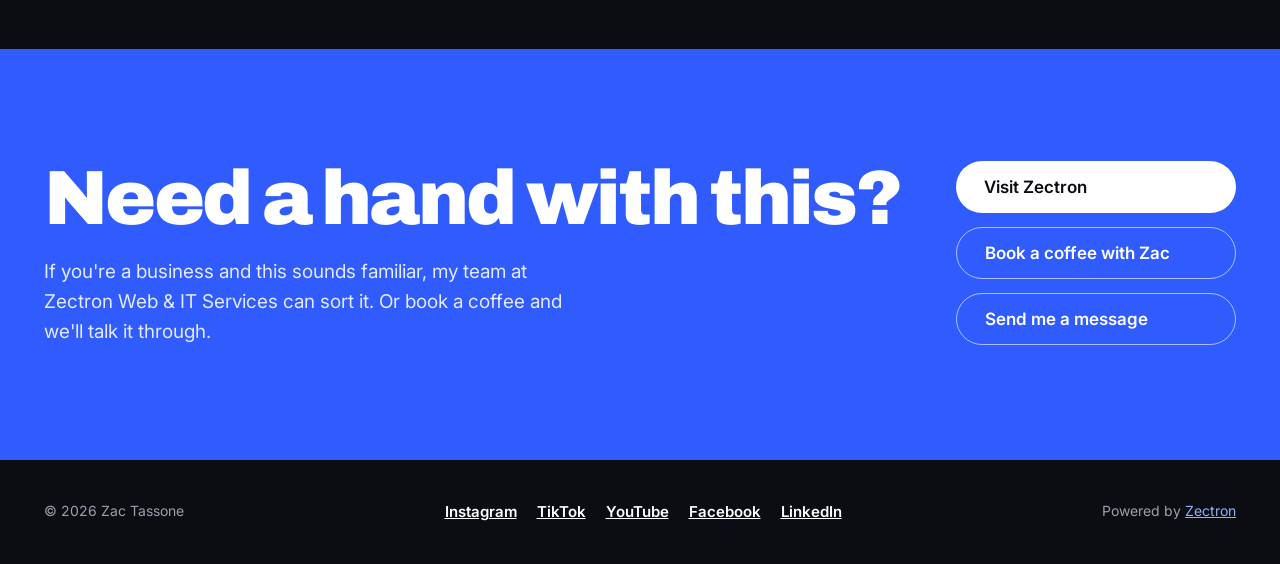
<file: tips/index.html>
<!doctype html>
<html lang="en-AU">
<head>
<!-- Google tag (gtag.js) -->
<script async src="https://www.googletagmanager.com/gtag/js?id=G-HJ7Z9C7EH5"></script>
<script src="/assets/ga.js?v=1"></script>
<meta charset="utf-8">
<meta name="viewport" content="width=device-width, initial-scale=1">
<title>Zac the IT Guy | Plain-English Tech Tips for Home and Business</title>
<meta name="description" content="Plain-English tech tips from Zac the IT Guy: slow Wi-Fi, slow computers, backups and spotting scam invoices. Real questions from real clients, answered simply.">
<link rel="canonical" href="https://zactassone.com.au/tips/">
<meta name="theme-color" content="#0B0D12">
<meta property="og:type" content="article">
<meta property="og:site_name" content="Zac Tassone">
<meta property="og:title" content="Zac the IT Guy | Plain-English Tech Tips for Home and Business">
<meta property="og:description" content="Plain-English tech tips from Zac the IT Guy: slow Wi-Fi, slow computers, backups and spotting scam invoices. Real questions from real clients, answered simply.">
<meta property="og:url" content="https://zactassone.com.au/tips/">
<meta property="og:image" content="https://zactassone.com.au/assets/og.jpg">
<meta property="og:image:width" content="1200"><meta property="og:image:height" content="630">
<meta property="og:locale" content="en_AU">
<meta name="twitter:card" content="summary_large_image">
<link rel="icon" href="/assets/favicon.svg" type="image/svg+xml">
<link rel="apple-touch-icon" href="/assets/apple-touch-icon.png">
<script type="application/ld+json">{"@context":"https://schema.org","@type":"CollectionPage","name":"Zac the IT Guy tips","url":"https://zactassone.com.au/tips/","author":{"@type":"Person","@id":"https://zactassone.com.au/#zac","name":"Zac Tassone","url":"https://zactassone.com.au/","jobTitle":"Managing Director","worksFor":{"@type":"Organization","name":"Zectron Web & IT Services","url":"https://www.zectron.com.au"}},"mainEntity":{"@type":"ItemList","itemListElement":[{"@type":"ListItem","position":1,"name":"Why your Wi-Fi is slow","url":"https://zactassone.com.au/tips/why-is-my-wifi-slow/"},{"@type":"ListItem","position":2,"name":"Speed up a slow computer","url":"https://zactassone.com.au/tips/speed-up-a-slow-computer/"},{"@type":"ListItem","position":3,"name":"Cloud storage is not a backup","url":"https://zactassone.com.au/tips/cloud-storage-is-not-a-backup/"},{"@type":"ListItem","position":4,"name":"Spot a fake invoice email","url":"https://zactassone.com.au/tips/spot-a-fake-invoice-email/"}]}}</script>
<script type="application/ld+json">{"@context":"https://schema.org","@type":"BreadcrumbList","itemListElement":[{"@type":"ListItem","position":1,"name":"Zac Tassone","item":"https://zactassone.com.au/"},{"@type":"ListItem","position":2,"name":"Zac the IT Guy","item":"https://zactassone.com.au/tips/"}]}</script>
<link rel="preconnect" href="https://fonts.googleapis.com">
<link rel="preconnect" href="https://fonts.gstatic.com" crossorigin>
<link href="https://fonts.googleapis.com/css2?family=Archivo:wght@700;800;900&family=Inter:wght@400;500;600&display=swap" rel="stylesheet">
<link rel="stylesheet" href="/assets/site.css?v=0ca66a84">
<script src="/assets/site.js?v=bd182529" defer></script>
</head>
<body>
<a class="skip" href="#content">Skip to content</a>
<div class="site-head">
<div class="wrap">
<header>
  <a class="logo" href="/" aria-label="Zac Tassone, home">ZAC TASSONE<span>.</span></a>
  <button class="menu-btn" type="button" aria-expanded="false" aria-controls="main-nav">Menu</button>
  <nav id="main-nav" aria-label="Main"><a href="/#about">About</a><a href="/#work">What I do</a><a href="/tips/" aria-current="page">Zac the IT Guy</a><a href="/#speaking">Speaking</a><a class="cta" href="/#contact">Get in touch</a></nav>
</header>
</div>
</div>
<main id="content">

<section class="wrap"><div class="page-hero">
  <p class="eyebrow">Zac the IT Guy</p>
  <h1>Tech tips in plain English.</h1>
  <p class="lead">Real questions from real clients, answered simply. Watch the 60-second videos, or read the full version here.</p>
  <div class="socials" style="margin-top:28px"><a class="btn btn-ghost" href="https://www.instagram.com/zactheitguy/" target="_blank" rel="noopener me">Instagram</a><a class="btn btn-ghost" href="https://www.tiktok.com/@zac.the.it.guy" target="_blank" rel="noopener me">TikTok</a><a class="btn btn-ghost" href="https://www.youtube.com/channel/UCYCZYnOmMo0ZXm13_HjDv8Q" target="_blank" rel="noopener me">YouTube</a></div>
</div></section>
<section class="wrap" style="padding-bottom:112px"><article class="tip-detail reveal">
    <div class="meta"><span class="pill">60-Second Fix</span><h2><a href="/tips/why-is-my-wifi-slow/" style="color:#fff;text-decoration:none">Why your Wi-Fi is slow</a></h2></div>
    <div class="body"><p style="margin-top:0">Most slow Wi-Fi isn't a broken internet connection. It's usually where the router sits, how many things are connected, or a router that hasn't been restarted in months. Here's what I check first.</p><p><a class="tip-watch" href="/tips/why-is-my-wifi-slow/">Read the full tip</a></p></div>
  </article><article class="tip-detail reveal">
    <div class="meta"><span class="pill">60-Second Fix</span><h2><a href="/tips/speed-up-a-slow-computer/" style="color:#fff;text-decoration:none">Speed up a slow computer</a></h2></div>
    <div class="body"><p style="margin-top:0">A slow computer doesn't always mean a new computer. Before you spend money, try these five things. Between them, they fix most of the slow machines I see.</p><p><a class="tip-watch" href="/tips/speed-up-a-slow-computer/">Read the full tip</a></p></div>
  </article><article class="tip-detail reveal">
    <div class="meta"><span class="pill">Things Clients Ask Me</span><h2><a href="/tips/cloud-storage-is-not-a-backup/" style="color:#fff;text-decoration:none">Cloud storage is not a backup</a></h2></div>
    <div class="body"><p style="margin-top:0">One of the most common things clients tell me is "we don't need backups, everything's in OneDrive". OneDrive, Dropbox and Google Drive are great, but they're sync tools, not backups. Here's the difference, and why it matters.</p><p><a class="tip-watch" href="/tips/cloud-storage-is-not-a-backup/">Read the full tip</a></p></div>
  </article><article class="tip-detail reveal">
    <div class="meta"><span class="pill">Red Flag Friday</span><h2><a href="/tips/spot-a-fake-invoice-email/" style="color:#fff;text-decoration:none">Spot a fake invoice email</a></h2></div>
    <div class="body"><p style="margin-top:0">Fake invoice scams, also called payment redirection scams, are one of the most expensive scams hitting small businesses. The email looks normal, the amount looks right, but the money goes to a scammer. Here's how to spot one.</p><p><a class="tip-watch" href="/tips/spot-a-fake-invoice-email/">Read the full tip</a></p></div>
  </article></section>

<section class="contact">
  <div class="wrap">
    <div>
      <h2>Need a hand with this?</h2>
      <p>If you're a business and this sounds familiar, my team at Zectron Web &amp; IT Services can sort it. Or book a coffee and we'll talk it through.</p>
    </div>
    <div class="ways">
      <a class="btn btn-light" href="https://www.zectron.com.au" target="_blank" rel="noopener">Visit Zectron</a>
      <a class="btn btn-line" href="https://www.zectron.com.au/bookwithzac/" target="_blank" rel="noopener">Book a coffee with Zac</a>
      <a class="btn btn-line" href="/#contact">Send me a message</a>
    </div>
  </div>
</section>

</main>
<footer>
  <div class="wrap">
    <span>&copy; <span id="y">2026</span> Zac Tassone</span>
    <span class="social-row"><a href="https://www.instagram.com/zactheitguy/" target="_blank" rel="noopener me">Instagram</a><a href="https://www.tiktok.com/@zac.the.it.guy" target="_blank" rel="noopener me">TikTok</a><a href="https://www.youtube.com/channel/UCYCZYnOmMo0ZXm13_HjDv8Q" target="_blank" rel="noopener me">YouTube</a><a href="https://www.facebook.com/share/19N25KuHem/" target="_blank" rel="noopener me">Facebook</a><a href="https://www.linkedin.com/in/zac-t/" target="_blank" rel="noopener me">LinkedIn</a></span>
    <span>Powered by <a href="https://www.zectron.com.au" target="_blank" rel="noopener">Zectron</a></span>
  </div>
</footer>
</body>
</html>
</file>
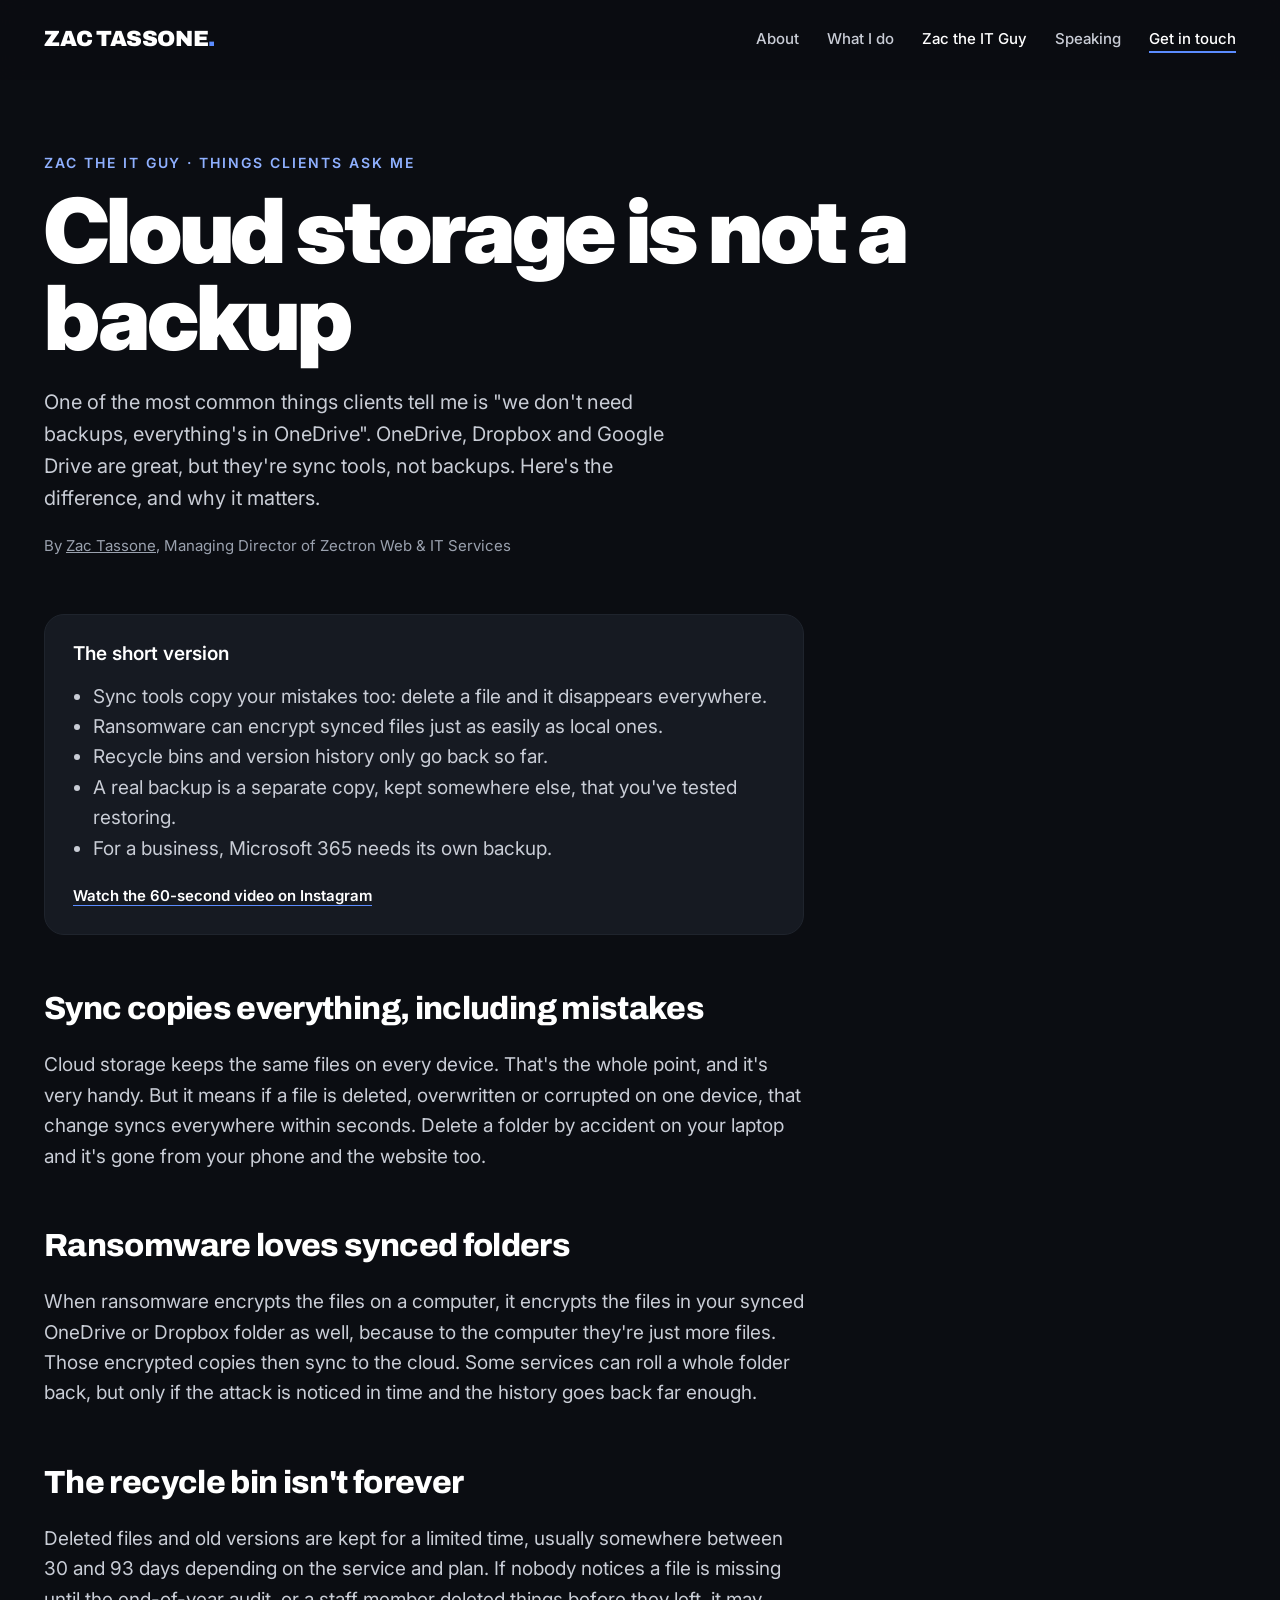
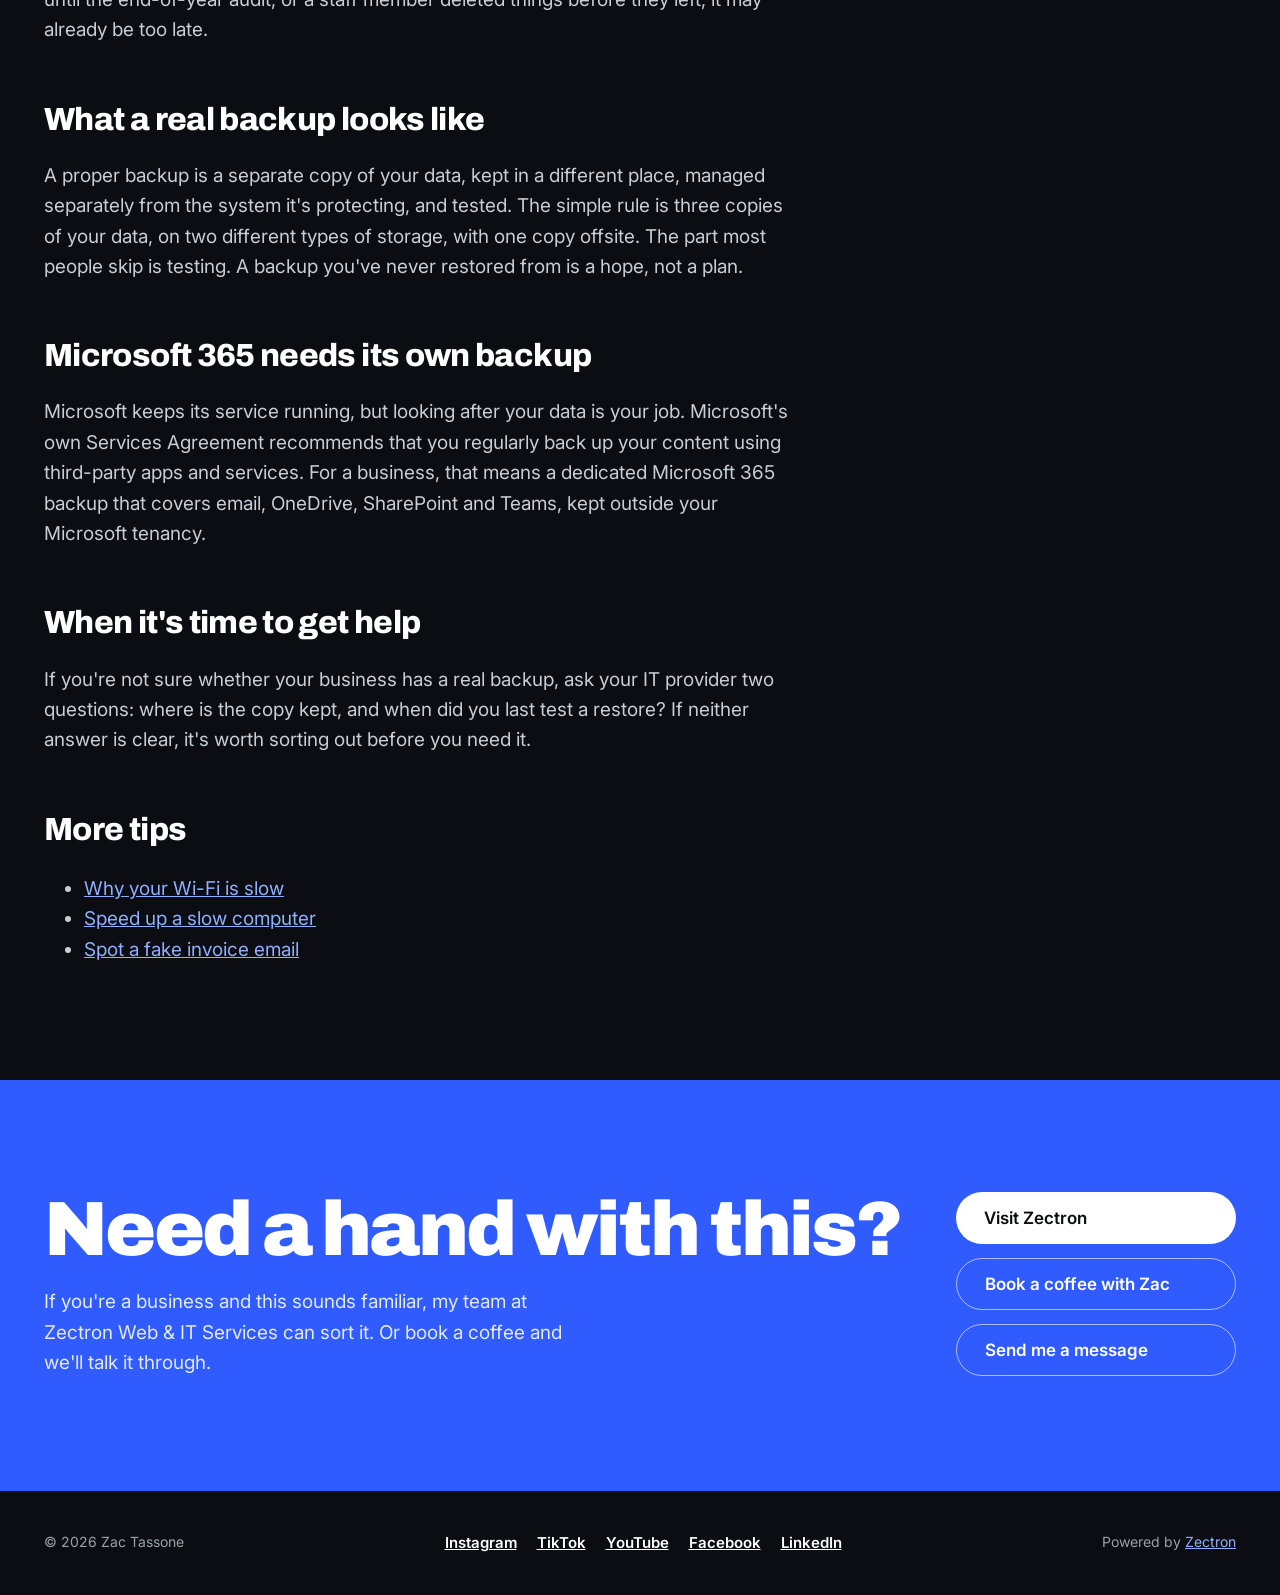
<file: tips/cloud-storage-is-not-a-backup/index.html>
<!doctype html>
<html lang="en-AU">
<head>
<!-- Google tag (gtag.js) -->
<script async src="https://www.googletagmanager.com/gtag/js?id=G-HJ7Z9C7EH5"></script>
<script src="/assets/ga.js?v=1"></script>
<meta charset="utf-8">
<meta name="viewport" content="width=device-width, initial-scale=1">
<title>Is OneDrive or Dropbox a Backup? Why Cloud Storage Isn't Enough | Zac the IT Guy</title>
<meta name="description" content="OneDrive, Dropbox and Google Drive sync your files, but sync isn't backup. Why cloud storage alone won't save you from deleted files or ransomware, and what a real backup looks like.">
<link rel="canonical" href="https://zactassone.com.au/tips/cloud-storage-is-not-a-backup/">
<meta name="theme-color" content="#0B0D12">
<meta property="og:type" content="article">
<meta property="og:site_name" content="Zac Tassone">
<meta property="og:title" content="Is OneDrive or Dropbox a Backup? Why Cloud Storage Isn't Enough | Zac the IT Guy">
<meta property="og:description" content="OneDrive, Dropbox and Google Drive sync your files, but sync isn't backup. Why cloud storage alone won't save you from deleted files or ransomware, and what a real backup looks like.">
<meta property="og:url" content="https://zactassone.com.au/tips/cloud-storage-is-not-a-backup/">
<meta property="og:image" content="https://zactassone.com.au/assets/og.jpg">
<meta property="og:image:width" content="1200"><meta property="og:image:height" content="630">
<meta property="og:locale" content="en_AU">
<meta name="twitter:card" content="summary_large_image">
<link rel="icon" href="/assets/favicon.svg" type="image/svg+xml">
<link rel="apple-touch-icon" href="/assets/apple-touch-icon.png">
<script type="application/ld+json">{"@context":"https://schema.org","@type":"Article","headline":"Cloud storage is not a backup","description":"OneDrive, Dropbox and Google Drive sync your files, but sync isn't backup. Why cloud storage alone won't save you from deleted files or ransomware, and what a real backup looks like.","url":"https://zactassone.com.au/tips/cloud-storage-is-not-a-backup/","mainEntityOfPage":"https://zactassone.com.au/tips/cloud-storage-is-not-a-backup/","image":"https://zactassone.com.au/assets/og.jpg","datePublished":"2026-10-23","dateModified":"2026-10-23","inLanguage":"en-AU","author":{"@type":"Person","@id":"https://zactassone.com.au/#zac","name":"Zac Tassone","url":"https://zactassone.com.au/","jobTitle":"Managing Director","worksFor":{"@type":"Organization","name":"Zectron Web & IT Services","url":"https://www.zectron.com.au"}},"publisher":{"@type":"Person","@id":"https://zactassone.com.au/#zac","name":"Zac Tassone","url":"https://zactassone.com.au/","jobTitle":"Managing Director","worksFor":{"@type":"Organization","name":"Zectron Web & IT Services","url":"https://www.zectron.com.au"}},"isPartOf":{"@type":"CreativeWorkSeries","name":"Zac the IT Guy","url":"https://zactassone.com.au/tips/"}}</script>
<script type="application/ld+json">{"@context":"https://schema.org","@type":"BreadcrumbList","itemListElement":[{"@type":"ListItem","position":1,"name":"Zac Tassone","item":"https://zactassone.com.au/"},{"@type":"ListItem","position":2,"name":"Zac the IT Guy","item":"https://zactassone.com.au/tips/"},{"@type":"ListItem","position":3,"name":"Cloud storage is not a backup","item":"https://zactassone.com.au/tips/cloud-storage-is-not-a-backup/"}]}</script>
<link rel="preconnect" href="https://fonts.googleapis.com">
<link rel="preconnect" href="https://fonts.gstatic.com" crossorigin>
<link href="https://fonts.googleapis.com/css2?family=Archivo:wght@700;800;900&family=Inter:wght@400;500;600&display=swap" rel="stylesheet">
<link rel="stylesheet" href="/assets/site.css?v=0ca66a84">
<script src="/assets/site.js?v=bd182529" defer></script>
</head>
<body>
<a class="skip" href="#content">Skip to content</a>
<div class="site-head">
<div class="wrap">
<header>
  <a class="logo" href="/" aria-label="Zac Tassone, home">ZAC TASSONE<span>.</span></a>
  <button class="menu-btn" type="button" aria-expanded="false" aria-controls="main-nav">Menu</button>
  <nav id="main-nav" aria-label="Main"><a href="/#about">About</a><a href="/#work">What I do</a><a href="/tips/" aria-current="page">Zac the IT Guy</a><a href="/#speaking">Speaking</a><a class="cta" href="/#contact">Get in touch</a></nav>
</header>
</div>
</div>
<main id="content">

<section class="wrap"><div class="page-hero">
  <p class="eyebrow"><a href="/tips/" style="color:inherit;text-decoration:none">Zac the IT Guy</a> &middot; Things Clients Ask Me</p>
  <h1>Cloud storage is not a backup</h1>
  <p class="lead">One of the most common things clients tell me is "we don't need backups, everything's in OneDrive". OneDrive, Dropbox and Google Drive are great, but they're sync tools, not backups. Here's the difference, and why it matters.</p>
  <p style="margin:20px 0 0;color:var(--dim);font-size:15px">By <a href="/" style="color:inherit">Zac Tassone</a>, Managing Director of Zectron Web &amp; IT Services</p>
</div></section>
<section class="wrap" style="padding-bottom:96px">
  <div class="prose">
    <div style="background:var(--card);border:1px solid var(--line);border-radius:20px;padding:24px 28px;margin:0 0 40px">
      <p style="margin:0 0 12px;color:#fff;font-weight:600">The short version</p>
      <ul style="margin:0;padding-left:20px"><li>Sync tools copy your mistakes too: delete a file and it disappears everywhere.</li><li>Ransomware can encrypt synced files just as easily as local ones.</li><li>Recycle bins and version history only go back so far.</li><li>A real backup is a separate copy, kept somewhere else, that you've tested restoring.</li><li>For a business, Microsoft 365 needs its own backup.</li></ul>
      <p style="margin:16px 0 0"><a class="tip-watch" href="https://www.instagram.com/zactheitguy/" target="_blank" rel="noopener">Watch the 60-second video on Instagram</a></p>
    </div>

<h2>Sync copies everything, including mistakes</h2>
<p>Cloud storage keeps the same files on every device. That's the whole point, and it's very handy. But it means if a file is deleted, overwritten or corrupted on one device, that change syncs everywhere within seconds. Delete a folder by accident on your laptop and it's gone from your phone and the website too.</p>
<h2>Ransomware loves synced folders</h2>
<p>When ransomware encrypts the files on a computer, it encrypts the files in your synced OneDrive or Dropbox folder as well, because to the computer they're just more files. Those encrypted copies then sync to the cloud. Some services can roll a whole folder back, but only if the attack is noticed in time and the history goes back far enough.</p>
<h2>The recycle bin isn't forever</h2>
<p>Deleted files and old versions are kept for a limited time, usually somewhere between 30 and 93 days depending on the service and plan. If nobody notices a file is missing until the end-of-year audit, or a staff member deleted things before they left, it may already be too late.</p>
<h2>What a real backup looks like</h2>
<p>A proper backup is a separate copy of your data, kept in a different place, managed separately from the system it's protecting, and tested. The simple rule is three copies of your data, on two different types of storage, with one copy offsite. The part most people skip is testing. A backup you've never restored from is a hope, not a plan.</p>
<h2>Microsoft 365 needs its own backup</h2>
<p>Microsoft keeps its service running, but looking after your data is your job. Microsoft's own Services Agreement recommends that you regularly back up your content using third-party apps and services. For a business, that means a dedicated Microsoft 365 backup that covers email, OneDrive, SharePoint and Teams, kept outside your Microsoft tenancy.</p>
<h2>When it's time to get help</h2>
<p>If you're not sure whether your business has a real backup, ask your IT provider two questions: where is the copy kept, and when did you last test a restore? If neither answer is clear, it's worth sorting out before you need it.</p>

    <h2>More tips</h2>
    <ul><li><a href="/tips/why-is-my-wifi-slow/">Why your Wi-Fi is slow</a></li><li><a href="/tips/speed-up-a-slow-computer/">Speed up a slow computer</a></li><li><a href="/tips/spot-a-fake-invoice-email/">Spot a fake invoice email</a></li></ul>
  </div>
</section>

<section class="contact">
  <div class="wrap">
    <div>
      <h2>Need a hand with this?</h2>
      <p>If you're a business and this sounds familiar, my team at Zectron Web &amp; IT Services can sort it. Or book a coffee and we'll talk it through.</p>
    </div>
    <div class="ways">
      <a class="btn btn-light" href="https://www.zectron.com.au" target="_blank" rel="noopener">Visit Zectron</a>
      <a class="btn btn-line" href="https://www.zectron.com.au/bookwithzac/" target="_blank" rel="noopener">Book a coffee with Zac</a>
      <a class="btn btn-line" href="/#contact">Send me a message</a>
    </div>
  </div>
</section>

</main>
<footer>
  <div class="wrap">
    <span>&copy; <span id="y">2026</span> Zac Tassone</span>
    <span class="social-row"><a href="https://www.instagram.com/zactheitguy/" target="_blank" rel="noopener me">Instagram</a><a href="https://www.tiktok.com/@zac.the.it.guy" target="_blank" rel="noopener me">TikTok</a><a href="https://www.youtube.com/channel/UCYCZYnOmMo0ZXm13_HjDv8Q" target="_blank" rel="noopener me">YouTube</a><a href="https://www.facebook.com/share/19N25KuHem/" target="_blank" rel="noopener me">Facebook</a><a href="https://www.linkedin.com/in/zac-t/" target="_blank" rel="noopener me">LinkedIn</a></span>
    <span>Powered by <a href="https://www.zectron.com.au" target="_blank" rel="noopener">Zectron</a></span>
  </div>
</footer>
</body>
</html>
</file>
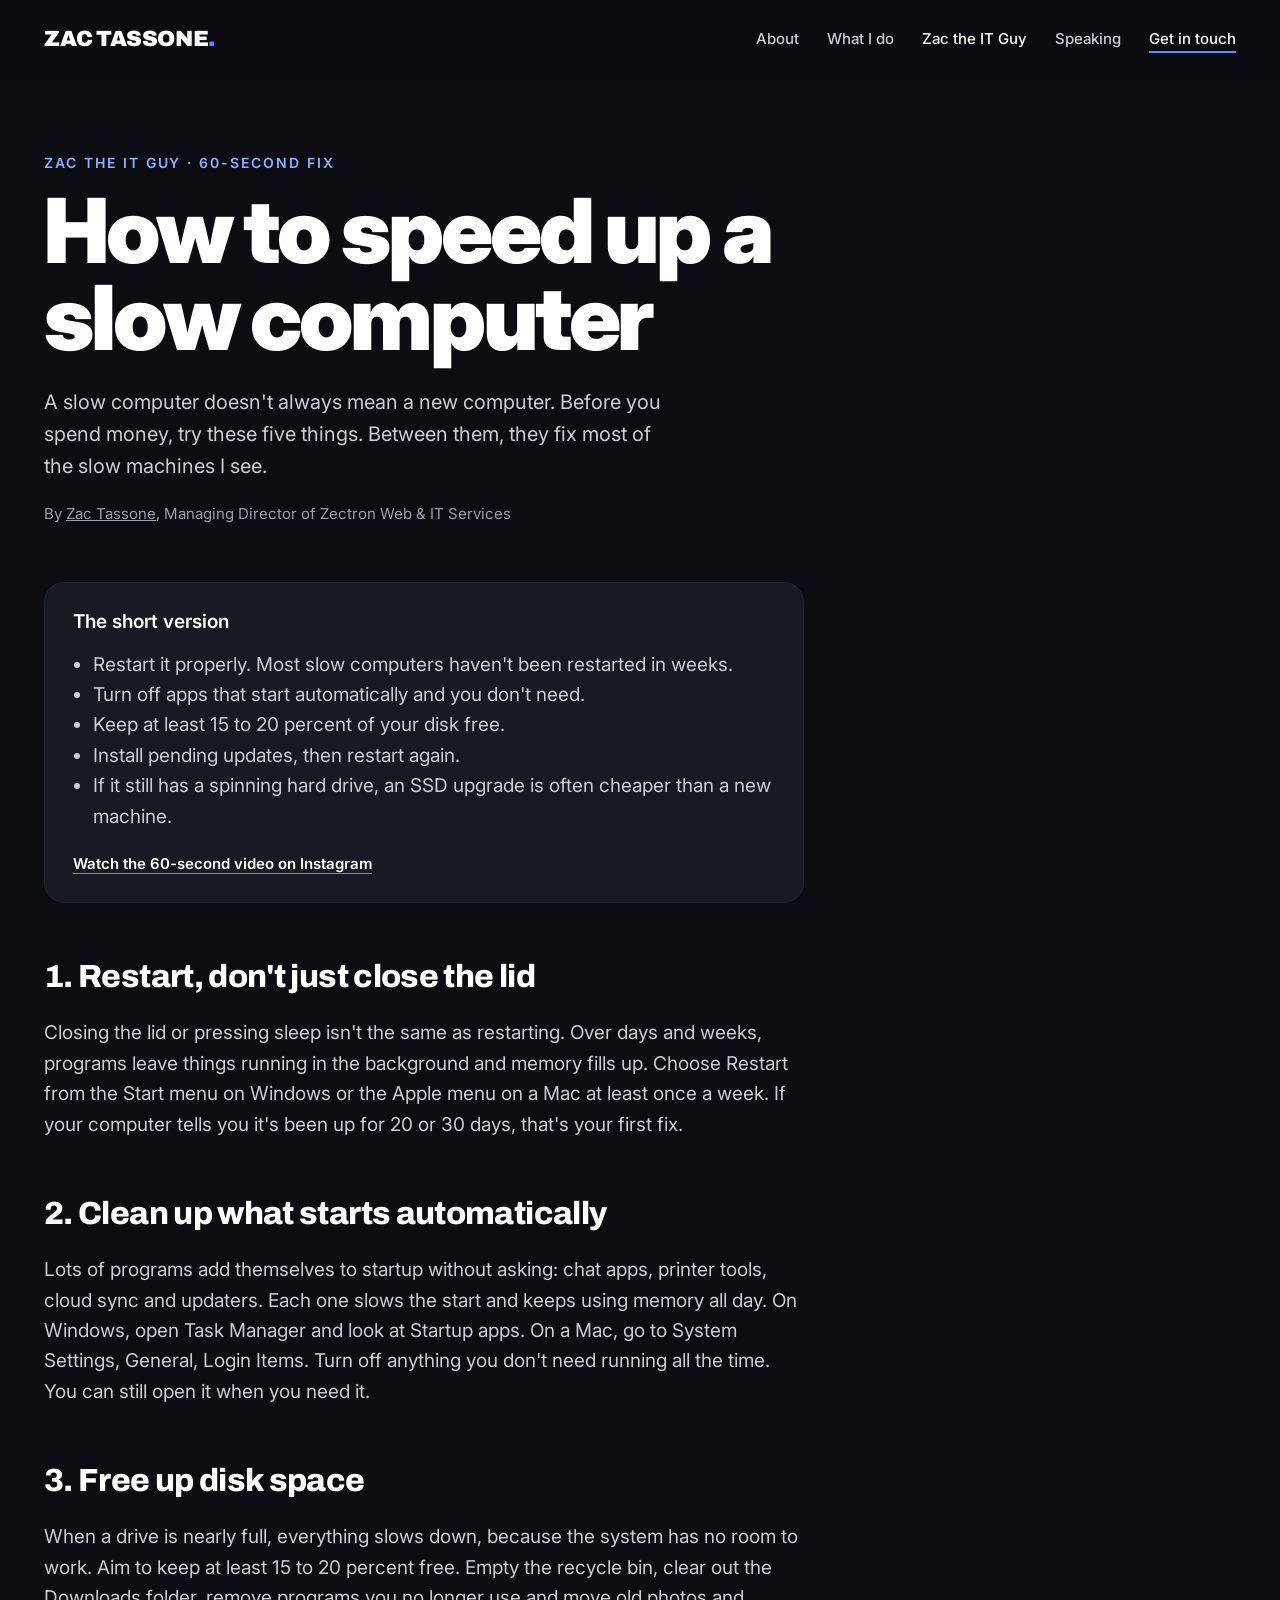
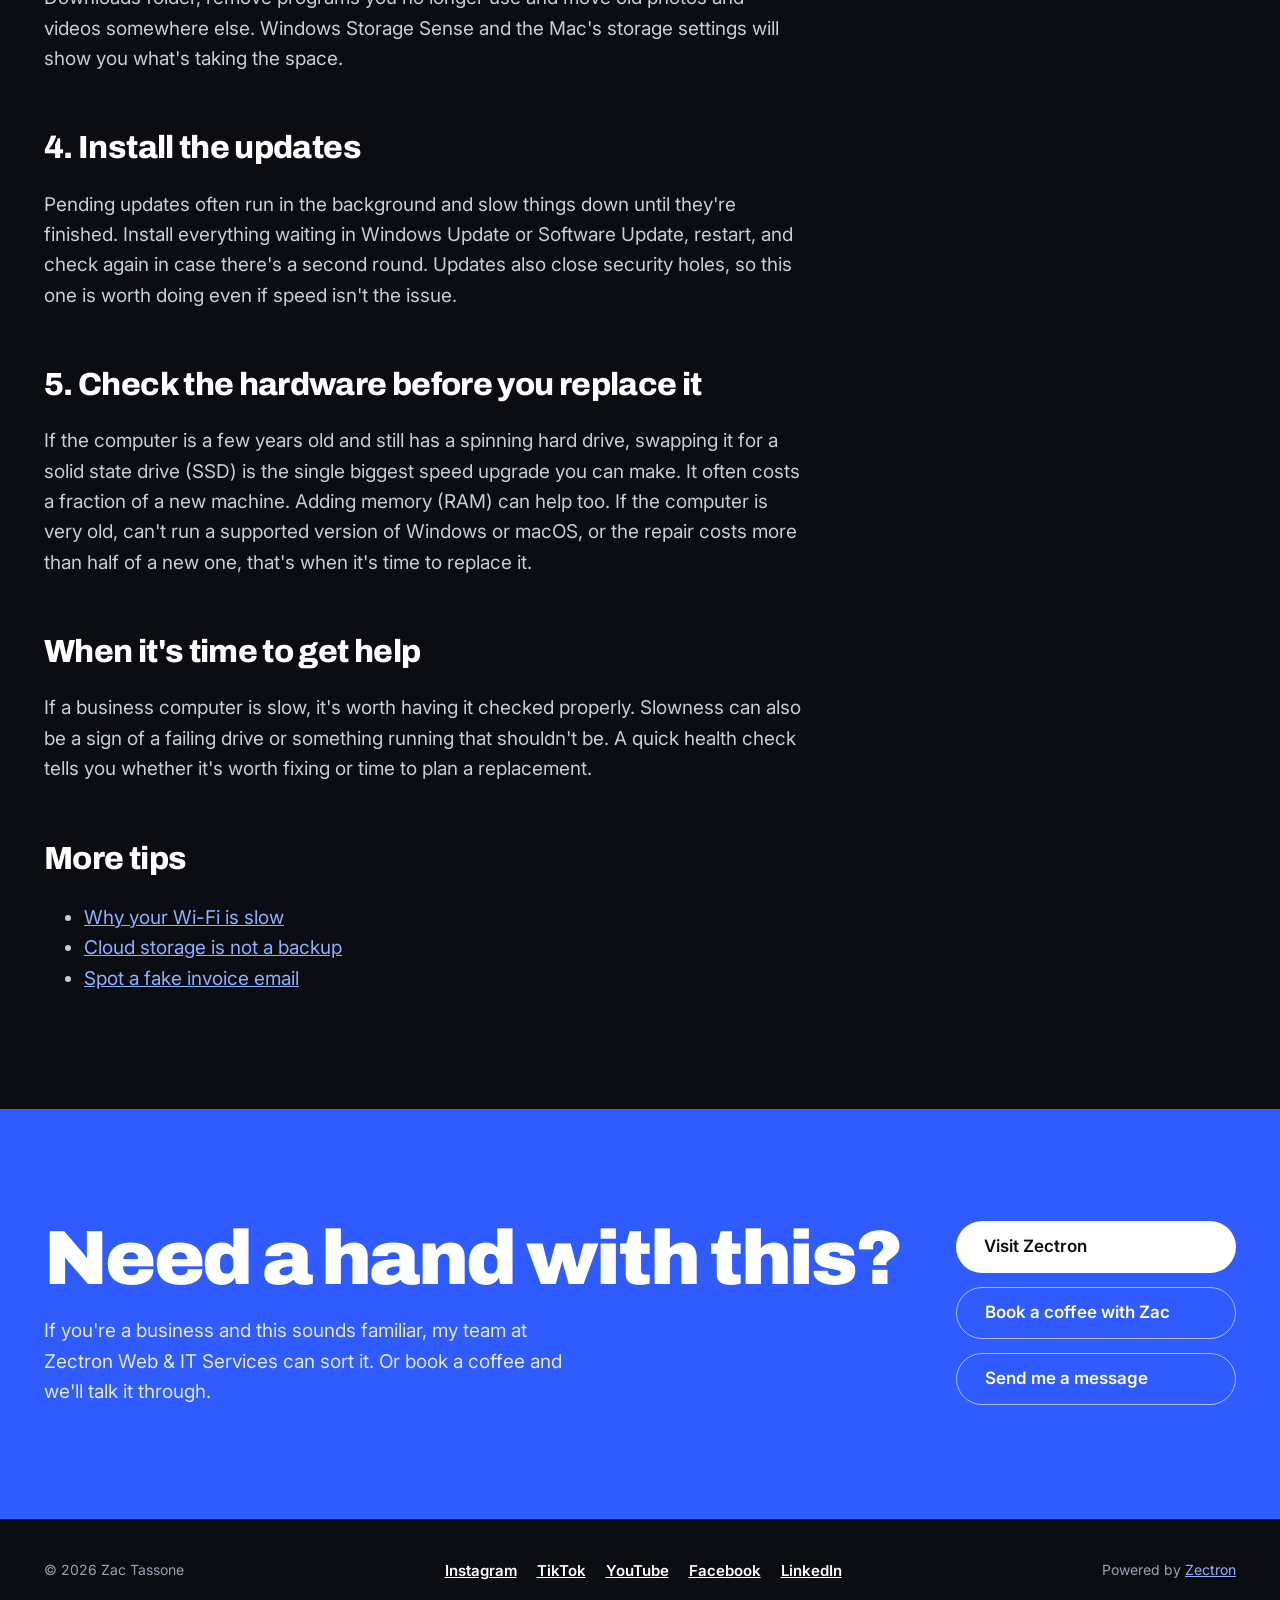
<file: tips/speed-up-a-slow-computer/index.html>
<!doctype html>
<html lang="en-AU">
<head>
<!-- Google tag (gtag.js) -->
<script async src="https://www.googletagmanager.com/gtag/js?id=G-HJ7Z9C7EH5"></script>
<script src="/assets/ga.js?v=1"></script>
<meta charset="utf-8">
<meta name="viewport" content="width=device-width, initial-scale=1">
<title>How to Speed Up a Slow Computer Before You Buy a New One | Zac the IT Guy</title>
<meta name="description" content="Five things to try on a slow Windows or Mac computer before spending money on a new one: restarts, startup apps, disk space, updates and SSD upgrades.">
<link rel="canonical" href="https://zactassone.com.au/tips/speed-up-a-slow-computer/">
<meta name="theme-color" content="#0B0D12">
<meta property="og:type" content="article">
<meta property="og:site_name" content="Zac Tassone">
<meta property="og:title" content="How to Speed Up a Slow Computer Before You Buy a New One | Zac the IT Guy">
<meta property="og:description" content="Five things to try on a slow Windows or Mac computer before spending money on a new one: restarts, startup apps, disk space, updates and SSD upgrades.">
<meta property="og:url" content="https://zactassone.com.au/tips/speed-up-a-slow-computer/">
<meta property="og:image" content="https://zactassone.com.au/assets/og.jpg">
<meta property="og:image:width" content="1200"><meta property="og:image:height" content="630">
<meta property="og:locale" content="en_AU">
<meta name="twitter:card" content="summary_large_image">
<link rel="icon" href="/assets/favicon.svg" type="image/svg+xml">
<link rel="apple-touch-icon" href="/assets/apple-touch-icon.png">
<script type="application/ld+json">{"@context":"https://schema.org","@type":"Article","headline":"How to speed up a slow computer","description":"Five things to try on a slow Windows or Mac computer before spending money on a new one: restarts, startup apps, disk space, updates and SSD upgrades.","url":"https://zactassone.com.au/tips/speed-up-a-slow-computer/","mainEntityOfPage":"https://zactassone.com.au/tips/speed-up-a-slow-computer/","image":"https://zactassone.com.au/assets/og.jpg","datePublished":"2026-10-23","dateModified":"2026-10-23","inLanguage":"en-AU","author":{"@type":"Person","@id":"https://zactassone.com.au/#zac","name":"Zac Tassone","url":"https://zactassone.com.au/","jobTitle":"Managing Director","worksFor":{"@type":"Organization","name":"Zectron Web & IT Services","url":"https://www.zectron.com.au"}},"publisher":{"@type":"Person","@id":"https://zactassone.com.au/#zac","name":"Zac Tassone","url":"https://zactassone.com.au/","jobTitle":"Managing Director","worksFor":{"@type":"Organization","name":"Zectron Web & IT Services","url":"https://www.zectron.com.au"}},"isPartOf":{"@type":"CreativeWorkSeries","name":"Zac the IT Guy","url":"https://zactassone.com.au/tips/"}}</script>
<script type="application/ld+json">{"@context":"https://schema.org","@type":"BreadcrumbList","itemListElement":[{"@type":"ListItem","position":1,"name":"Zac Tassone","item":"https://zactassone.com.au/"},{"@type":"ListItem","position":2,"name":"Zac the IT Guy","item":"https://zactassone.com.au/tips/"},{"@type":"ListItem","position":3,"name":"Speed up a slow computer","item":"https://zactassone.com.au/tips/speed-up-a-slow-computer/"}]}</script>
<link rel="preconnect" href="https://fonts.googleapis.com">
<link rel="preconnect" href="https://fonts.gstatic.com" crossorigin>
<link href="https://fonts.googleapis.com/css2?family=Archivo:wght@700;800;900&family=Inter:wght@400;500;600&display=swap" rel="stylesheet">
<link rel="stylesheet" href="/assets/site.css?v=0ca66a84">
<script src="/assets/site.js?v=bd182529" defer></script>
</head>
<body>
<a class="skip" href="#content">Skip to content</a>
<div class="site-head">
<div class="wrap">
<header>
  <a class="logo" href="/" aria-label="Zac Tassone, home">ZAC TASSONE<span>.</span></a>
  <button class="menu-btn" type="button" aria-expanded="false" aria-controls="main-nav">Menu</button>
  <nav id="main-nav" aria-label="Main"><a href="/#about">About</a><a href="/#work">What I do</a><a href="/tips/" aria-current="page">Zac the IT Guy</a><a href="/#speaking">Speaking</a><a class="cta" href="/#contact">Get in touch</a></nav>
</header>
</div>
</div>
<main id="content">

<section class="wrap"><div class="page-hero">
  <p class="eyebrow"><a href="/tips/" style="color:inherit;text-decoration:none">Zac the IT Guy</a> &middot; 60-Second Fix</p>
  <h1>How to speed up a slow computer</h1>
  <p class="lead">A slow computer doesn't always mean a new computer. Before you spend money, try these five things. Between them, they fix most of the slow machines I see.</p>
  <p style="margin:20px 0 0;color:var(--dim);font-size:15px">By <a href="/" style="color:inherit">Zac Tassone</a>, Managing Director of Zectron Web &amp; IT Services</p>
</div></section>
<section class="wrap" style="padding-bottom:96px">
  <div class="prose">
    <div style="background:var(--card);border:1px solid var(--line);border-radius:20px;padding:24px 28px;margin:0 0 40px">
      <p style="margin:0 0 12px;color:#fff;font-weight:600">The short version</p>
      <ul style="margin:0;padding-left:20px"><li>Restart it properly. Most slow computers haven't been restarted in weeks.</li><li>Turn off apps that start automatically and you don't need.</li><li>Keep at least 15 to 20 percent of your disk free.</li><li>Install pending updates, then restart again.</li><li>If it still has a spinning hard drive, an SSD upgrade is often cheaper than a new machine.</li></ul>
      <p style="margin:16px 0 0"><a class="tip-watch" href="https://www.instagram.com/zactheitguy/" target="_blank" rel="noopener">Watch the 60-second video on Instagram</a></p>
    </div>

<h2>1. Restart, don't just close the lid</h2>
<p>Closing the lid or pressing sleep isn't the same as restarting. Over days and weeks, programs leave things running in the background and memory fills up. Choose Restart from the Start menu on Windows or the Apple menu on a Mac at least once a week. If your computer tells you it's been up for 20 or 30 days, that's your first fix.</p>
<h2>2. Clean up what starts automatically</h2>
<p>Lots of programs add themselves to startup without asking: chat apps, printer tools, cloud sync and updaters. Each one slows the start and keeps using memory all day. On Windows, open Task Manager and look at Startup apps. On a Mac, go to System Settings, General, Login Items. Turn off anything you don't need running all the time. You can still open it when you need it.</p>
<h2>3. Free up disk space</h2>
<p>When a drive is nearly full, everything slows down, because the system has no room to work. Aim to keep at least 15 to 20 percent free. Empty the recycle bin, clear out the Downloads folder, remove programs you no longer use and move old photos and videos somewhere else. Windows Storage Sense and the Mac's storage settings will show you what's taking the space.</p>
<h2>4. Install the updates</h2>
<p>Pending updates often run in the background and slow things down until they're finished. Install everything waiting in Windows Update or Software Update, restart, and check again in case there's a second round. Updates also close security holes, so this one is worth doing even if speed isn't the issue.</p>
<h2>5. Check the hardware before you replace it</h2>
<p>If the computer is a few years old and still has a spinning hard drive, swapping it for a solid state drive (SSD) is the single biggest speed upgrade you can make. It often costs a fraction of a new machine. Adding memory (RAM) can help too. If the computer is very old, can't run a supported version of Windows or macOS, or the repair costs more than half of a new one, that's when it's time to replace it.</p>
<h2>When it's time to get help</h2>
<p>If a business computer is slow, it's worth having it checked properly. Slowness can also be a sign of a failing drive or something running that shouldn't be. A quick health check tells you whether it's worth fixing or time to plan a replacement.</p>

    <h2>More tips</h2>
    <ul><li><a href="/tips/why-is-my-wifi-slow/">Why your Wi-Fi is slow</a></li><li><a href="/tips/cloud-storage-is-not-a-backup/">Cloud storage is not a backup</a></li><li><a href="/tips/spot-a-fake-invoice-email/">Spot a fake invoice email</a></li></ul>
  </div>
</section>

<section class="contact">
  <div class="wrap">
    <div>
      <h2>Need a hand with this?</h2>
      <p>If you're a business and this sounds familiar, my team at Zectron Web &amp; IT Services can sort it. Or book a coffee and we'll talk it through.</p>
    </div>
    <div class="ways">
      <a class="btn btn-light" href="https://www.zectron.com.au" target="_blank" rel="noopener">Visit Zectron</a>
      <a class="btn btn-line" href="https://www.zectron.com.au/bookwithzac/" target="_blank" rel="noopener">Book a coffee with Zac</a>
      <a class="btn btn-line" href="/#contact">Send me a message</a>
    </div>
  </div>
</section>

</main>
<footer>
  <div class="wrap">
    <span>&copy; <span id="y">2026</span> Zac Tassone</span>
    <span class="social-row"><a href="https://www.instagram.com/zactheitguy/" target="_blank" rel="noopener me">Instagram</a><a href="https://www.tiktok.com/@zac.the.it.guy" target="_blank" rel="noopener me">TikTok</a><a href="https://www.youtube.com/channel/UCYCZYnOmMo0ZXm13_HjDv8Q" target="_blank" rel="noopener me">YouTube</a><a href="https://www.facebook.com/share/19N25KuHem/" target="_blank" rel="noopener me">Facebook</a><a href="https://www.linkedin.com/in/zac-t/" target="_blank" rel="noopener me">LinkedIn</a></span>
    <span>Powered by <a href="https://www.zectron.com.au" target="_blank" rel="noopener">Zectron</a></span>
  </div>
</footer>
</body>
</html>
</file>
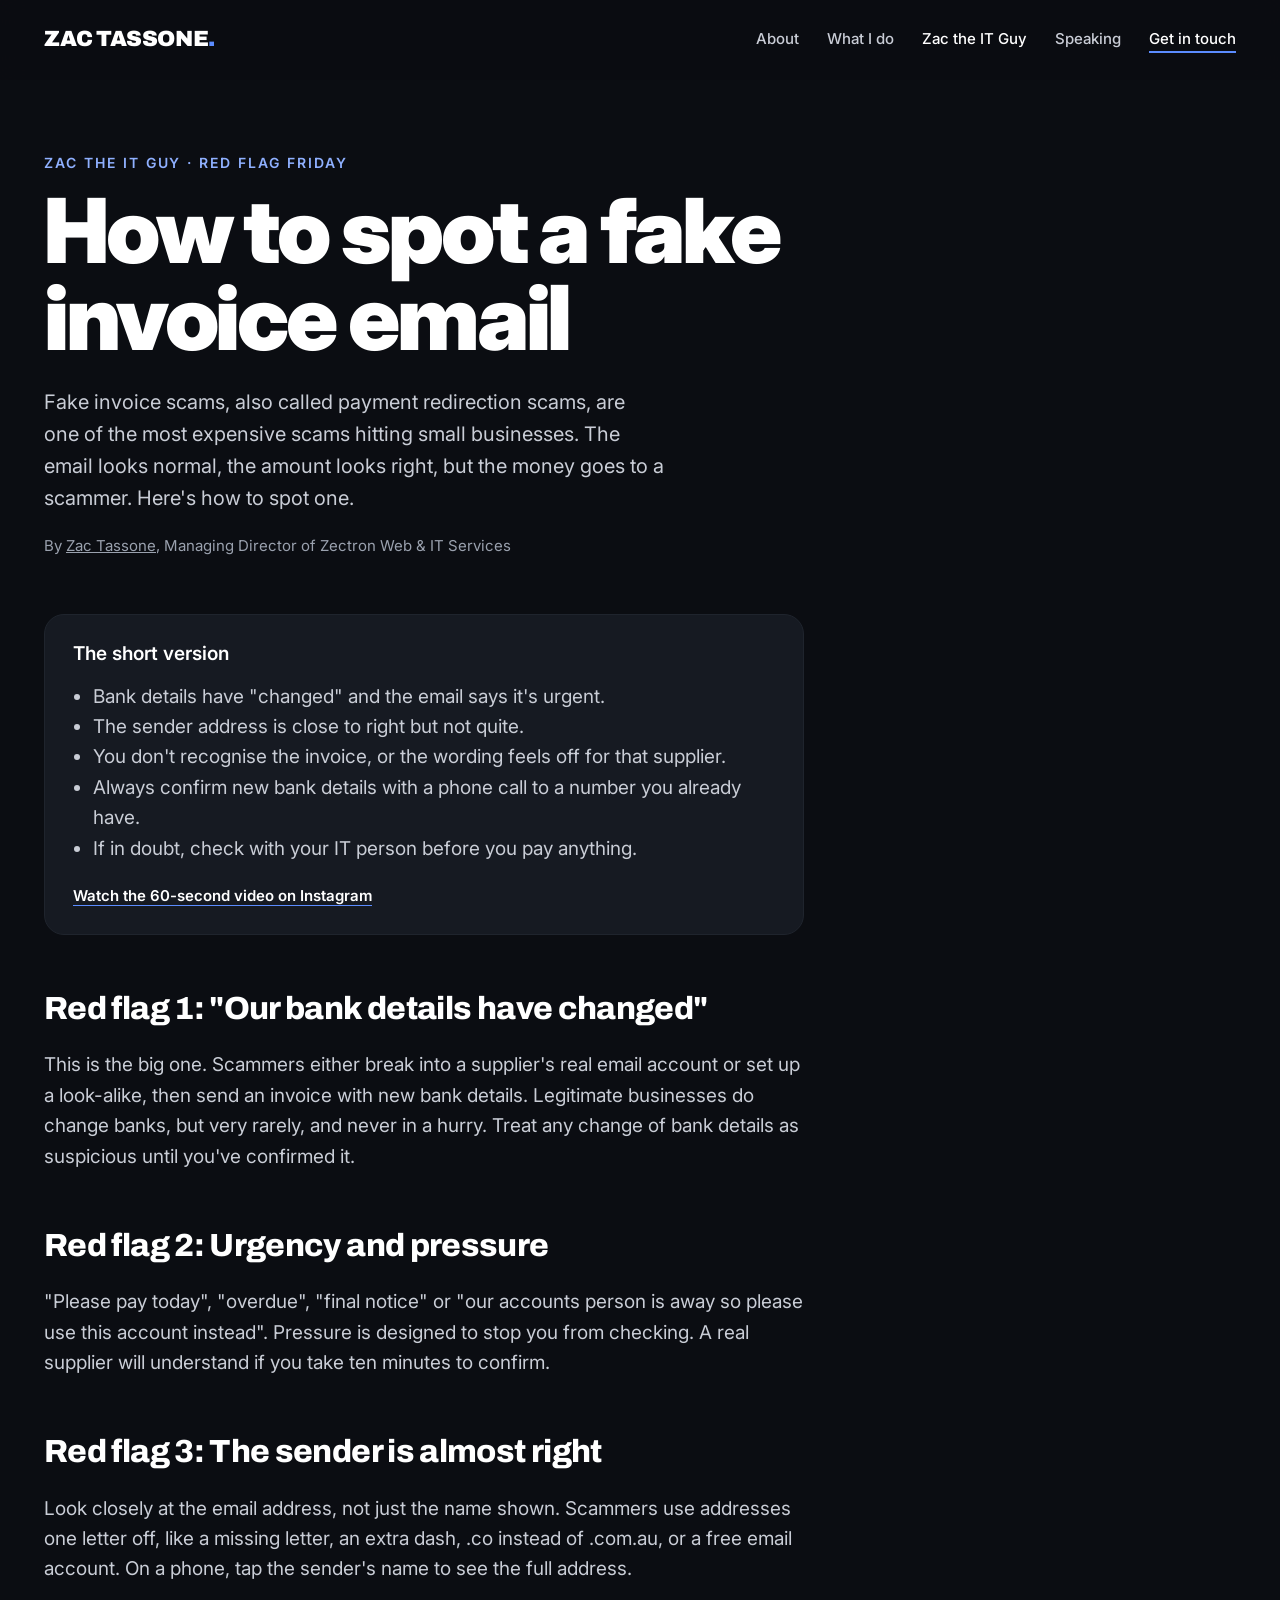
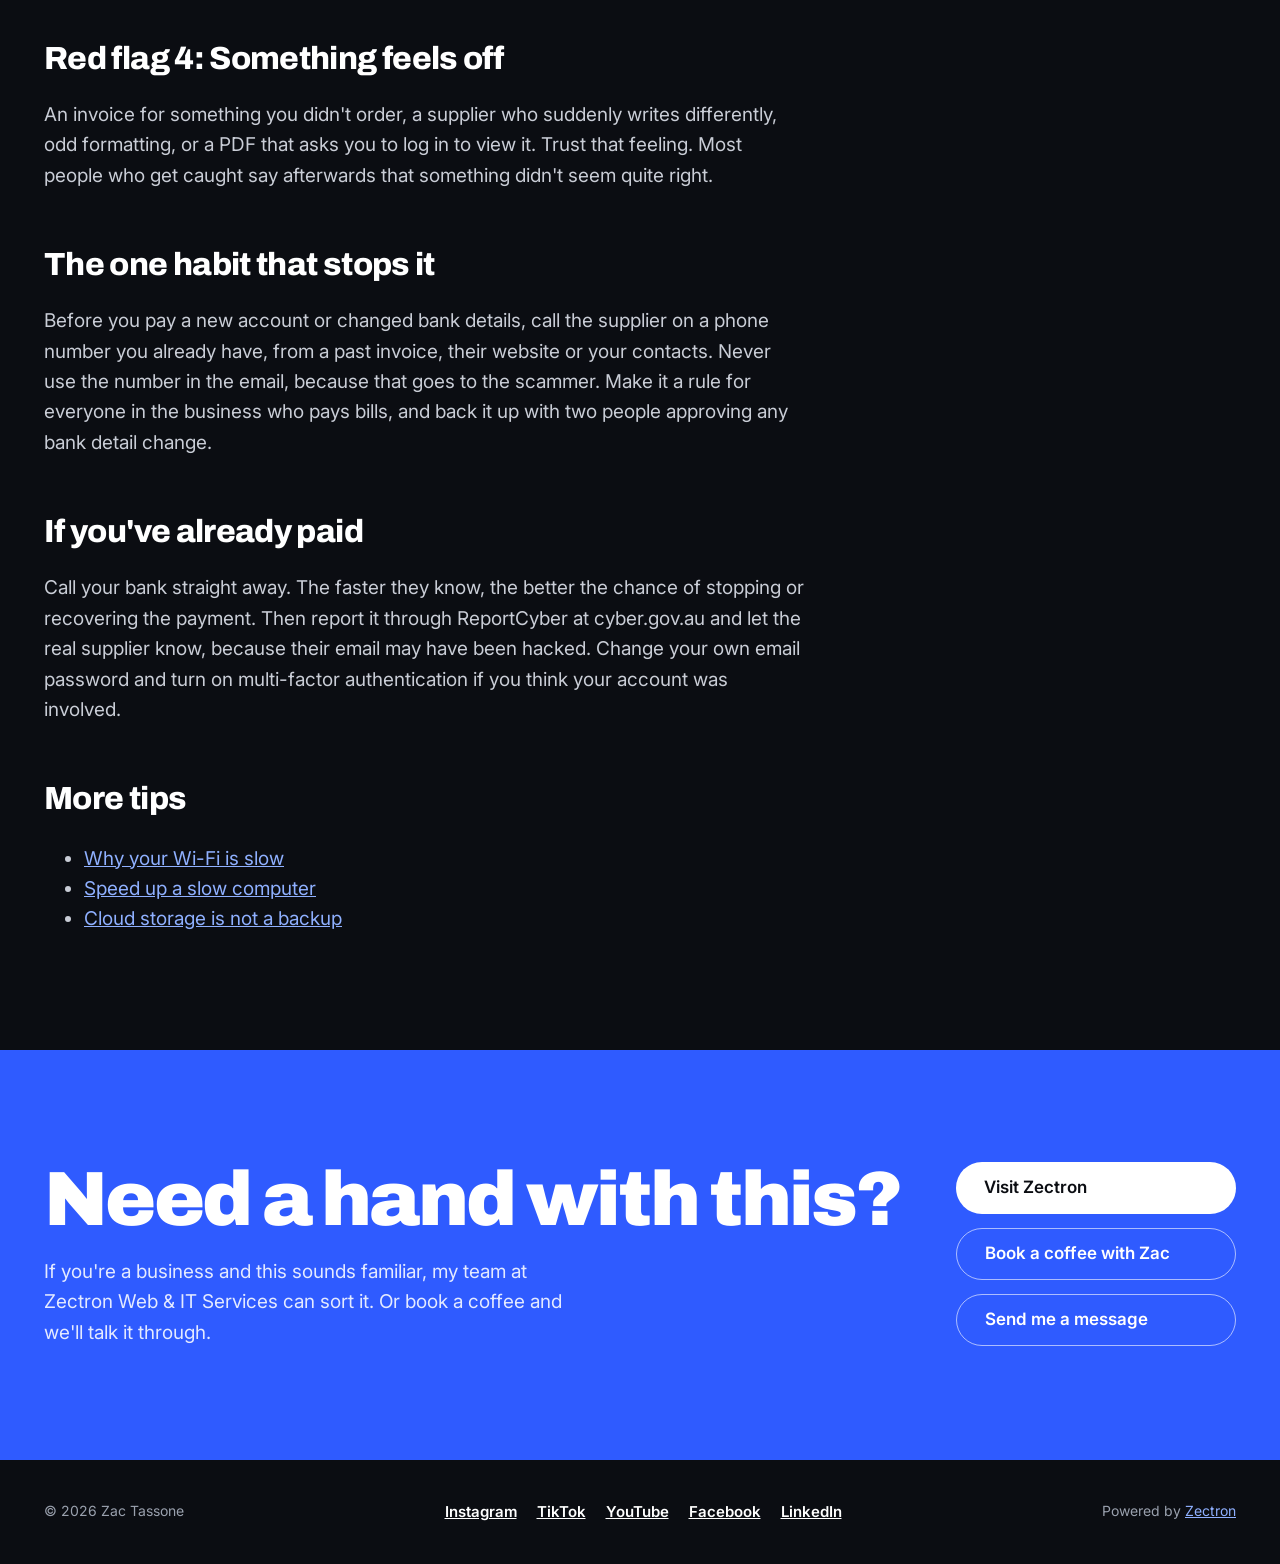
<file: tips/spot-a-fake-invoice-email/index.html>
<!doctype html>
<html lang="en-AU">
<head>
<!-- Google tag (gtag.js) -->
<script async src="https://www.googletagmanager.com/gtag/js?id=G-HJ7Z9C7EH5"></script>
<script src="/assets/ga.js?v=1"></script>
<meta charset="utf-8">
<meta name="viewport" content="width=device-width, initial-scale=1">
<title>How to Spot a Fake Invoice Email (Payment Redirection Scams) | Zac the IT Guy</title>
<meta name="description" content="Fake invoice and changed bank details scams cost Australian businesses millions. The red flags to look for, and the one habit that stops them. Plain-English tips from Zac the IT Guy.">
<link rel="canonical" href="https://zactassone.com.au/tips/spot-a-fake-invoice-email/">
<meta name="theme-color" content="#0B0D12">
<meta property="og:type" content="article">
<meta property="og:site_name" content="Zac Tassone">
<meta property="og:title" content="How to Spot a Fake Invoice Email (Payment Redirection Scams) | Zac the IT Guy">
<meta property="og:description" content="Fake invoice and changed bank details scams cost Australian businesses millions. The red flags to look for, and the one habit that stops them. Plain-English tips from Zac the IT Guy.">
<meta property="og:url" content="https://zactassone.com.au/tips/spot-a-fake-invoice-email/">
<meta property="og:image" content="https://zactassone.com.au/assets/og.jpg">
<meta property="og:image:width" content="1200"><meta property="og:image:height" content="630">
<meta property="og:locale" content="en_AU">
<meta name="twitter:card" content="summary_large_image">
<link rel="icon" href="/assets/favicon.svg" type="image/svg+xml">
<link rel="apple-touch-icon" href="/assets/apple-touch-icon.png">
<script type="application/ld+json">{"@context":"https://schema.org","@type":"Article","headline":"How to spot a fake invoice email","description":"Fake invoice and changed bank details scams cost Australian businesses millions. The red flags to look for, and the one habit that stops them. Plain-English tips from Zac the IT Guy.","url":"https://zactassone.com.au/tips/spot-a-fake-invoice-email/","mainEntityOfPage":"https://zactassone.com.au/tips/spot-a-fake-invoice-email/","image":"https://zactassone.com.au/assets/og.jpg","datePublished":"2026-10-23","dateModified":"2026-10-23","inLanguage":"en-AU","author":{"@type":"Person","@id":"https://zactassone.com.au/#zac","name":"Zac Tassone","url":"https://zactassone.com.au/","jobTitle":"Managing Director","worksFor":{"@type":"Organization","name":"Zectron Web & IT Services","url":"https://www.zectron.com.au"}},"publisher":{"@type":"Person","@id":"https://zactassone.com.au/#zac","name":"Zac Tassone","url":"https://zactassone.com.au/","jobTitle":"Managing Director","worksFor":{"@type":"Organization","name":"Zectron Web & IT Services","url":"https://www.zectron.com.au"}},"isPartOf":{"@type":"CreativeWorkSeries","name":"Zac the IT Guy","url":"https://zactassone.com.au/tips/"}}</script>
<script type="application/ld+json">{"@context":"https://schema.org","@type":"BreadcrumbList","itemListElement":[{"@type":"ListItem","position":1,"name":"Zac Tassone","item":"https://zactassone.com.au/"},{"@type":"ListItem","position":2,"name":"Zac the IT Guy","item":"https://zactassone.com.au/tips/"},{"@type":"ListItem","position":3,"name":"Spot a fake invoice email","item":"https://zactassone.com.au/tips/spot-a-fake-invoice-email/"}]}</script>
<link rel="preconnect" href="https://fonts.googleapis.com">
<link rel="preconnect" href="https://fonts.gstatic.com" crossorigin>
<link href="https://fonts.googleapis.com/css2?family=Archivo:wght@700;800;900&family=Inter:wght@400;500;600&display=swap" rel="stylesheet">
<link rel="stylesheet" href="/assets/site.css?v=0ca66a84">
<script src="/assets/site.js?v=bd182529" defer></script>
</head>
<body>
<a class="skip" href="#content">Skip to content</a>
<div class="site-head">
<div class="wrap">
<header>
  <a class="logo" href="/" aria-label="Zac Tassone, home">ZAC TASSONE<span>.</span></a>
  <button class="menu-btn" type="button" aria-expanded="false" aria-controls="main-nav">Menu</button>
  <nav id="main-nav" aria-label="Main"><a href="/#about">About</a><a href="/#work">What I do</a><a href="/tips/" aria-current="page">Zac the IT Guy</a><a href="/#speaking">Speaking</a><a class="cta" href="/#contact">Get in touch</a></nav>
</header>
</div>
</div>
<main id="content">

<section class="wrap"><div class="page-hero">
  <p class="eyebrow"><a href="/tips/" style="color:inherit;text-decoration:none">Zac the IT Guy</a> &middot; Red Flag Friday</p>
  <h1>How to spot a fake invoice email</h1>
  <p class="lead">Fake invoice scams, also called payment redirection scams, are one of the most expensive scams hitting small businesses. The email looks normal, the amount looks right, but the money goes to a scammer. Here's how to spot one.</p>
  <p style="margin:20px 0 0;color:var(--dim);font-size:15px">By <a href="/" style="color:inherit">Zac Tassone</a>, Managing Director of Zectron Web &amp; IT Services</p>
</div></section>
<section class="wrap" style="padding-bottom:96px">
  <div class="prose">
    <div style="background:var(--card);border:1px solid var(--line);border-radius:20px;padding:24px 28px;margin:0 0 40px">
      <p style="margin:0 0 12px;color:#fff;font-weight:600">The short version</p>
      <ul style="margin:0;padding-left:20px"><li>Bank details have "changed" and the email says it's urgent.</li><li>The sender address is close to right but not quite.</li><li>You don't recognise the invoice, or the wording feels off for that supplier.</li><li>Always confirm new bank details with a phone call to a number you already have.</li><li>If in doubt, check with your IT person before you pay anything.</li></ul>
      <p style="margin:16px 0 0"><a class="tip-watch" href="https://www.instagram.com/zactheitguy/" target="_blank" rel="noopener">Watch the 60-second video on Instagram</a></p>
    </div>

<h2>Red flag 1: "Our bank details have changed"</h2>
<p>This is the big one. Scammers either break into a supplier's real email account or set up a look-alike, then send an invoice with new bank details. Legitimate businesses do change banks, but very rarely, and never in a hurry. Treat any change of bank details as suspicious until you've confirmed it.</p>
<h2>Red flag 2: Urgency and pressure</h2>
<p>"Please pay today", "overdue", "final notice" or "our accounts person is away so please use this account instead". Pressure is designed to stop you from checking. A real supplier will understand if you take ten minutes to confirm.</p>
<h2>Red flag 3: The sender is almost right</h2>
<p>Look closely at the email address, not just the name shown. Scammers use addresses one letter off, like a missing letter, an extra dash, .co instead of .com.au, or a free email account. On a phone, tap the sender's name to see the full address.</p>
<h2>Red flag 4: Something feels off</h2>
<p>An invoice for something you didn't order, a supplier who suddenly writes differently, odd formatting, or a PDF that asks you to log in to view it. Trust that feeling. Most people who get caught say afterwards that something didn't seem quite right.</p>
<h2>The one habit that stops it</h2>
<p>Before you pay a new account or changed bank details, call the supplier on a phone number you already have, from a past invoice, their website or your contacts. Never use the number in the email, because that goes to the scammer. Make it a rule for everyone in the business who pays bills, and back it up with two people approving any bank detail change.</p>
<h2>If you've already paid</h2>
<p>Call your bank straight away. The faster they know, the better the chance of stopping or recovering the payment. Then report it through ReportCyber at cyber.gov.au and let the real supplier know, because their email may have been hacked. Change your own email password and turn on multi-factor authentication if you think your account was involved.</p>

    <h2>More tips</h2>
    <ul><li><a href="/tips/why-is-my-wifi-slow/">Why your Wi-Fi is slow</a></li><li><a href="/tips/speed-up-a-slow-computer/">Speed up a slow computer</a></li><li><a href="/tips/cloud-storage-is-not-a-backup/">Cloud storage is not a backup</a></li></ul>
  </div>
</section>

<section class="contact">
  <div class="wrap">
    <div>
      <h2>Need a hand with this?</h2>
      <p>If you're a business and this sounds familiar, my team at Zectron Web &amp; IT Services can sort it. Or book a coffee and we'll talk it through.</p>
    </div>
    <div class="ways">
      <a class="btn btn-light" href="https://www.zectron.com.au" target="_blank" rel="noopener">Visit Zectron</a>
      <a class="btn btn-line" href="https://www.zectron.com.au/bookwithzac/" target="_blank" rel="noopener">Book a coffee with Zac</a>
      <a class="btn btn-line" href="/#contact">Send me a message</a>
    </div>
  </div>
</section>

</main>
<footer>
  <div class="wrap">
    <span>&copy; <span id="y">2026</span> Zac Tassone</span>
    <span class="social-row"><a href="https://www.instagram.com/zactheitguy/" target="_blank" rel="noopener me">Instagram</a><a href="https://www.tiktok.com/@zac.the.it.guy" target="_blank" rel="noopener me">TikTok</a><a href="https://www.youtube.com/channel/UCYCZYnOmMo0ZXm13_HjDv8Q" target="_blank" rel="noopener me">YouTube</a><a href="https://www.facebook.com/share/19N25KuHem/" target="_blank" rel="noopener me">Facebook</a><a href="https://www.linkedin.com/in/zac-t/" target="_blank" rel="noopener me">LinkedIn</a></span>
    <span>Powered by <a href="https://www.zectron.com.au" target="_blank" rel="noopener">Zectron</a></span>
  </div>
</footer>
</body>
</html>
</file>
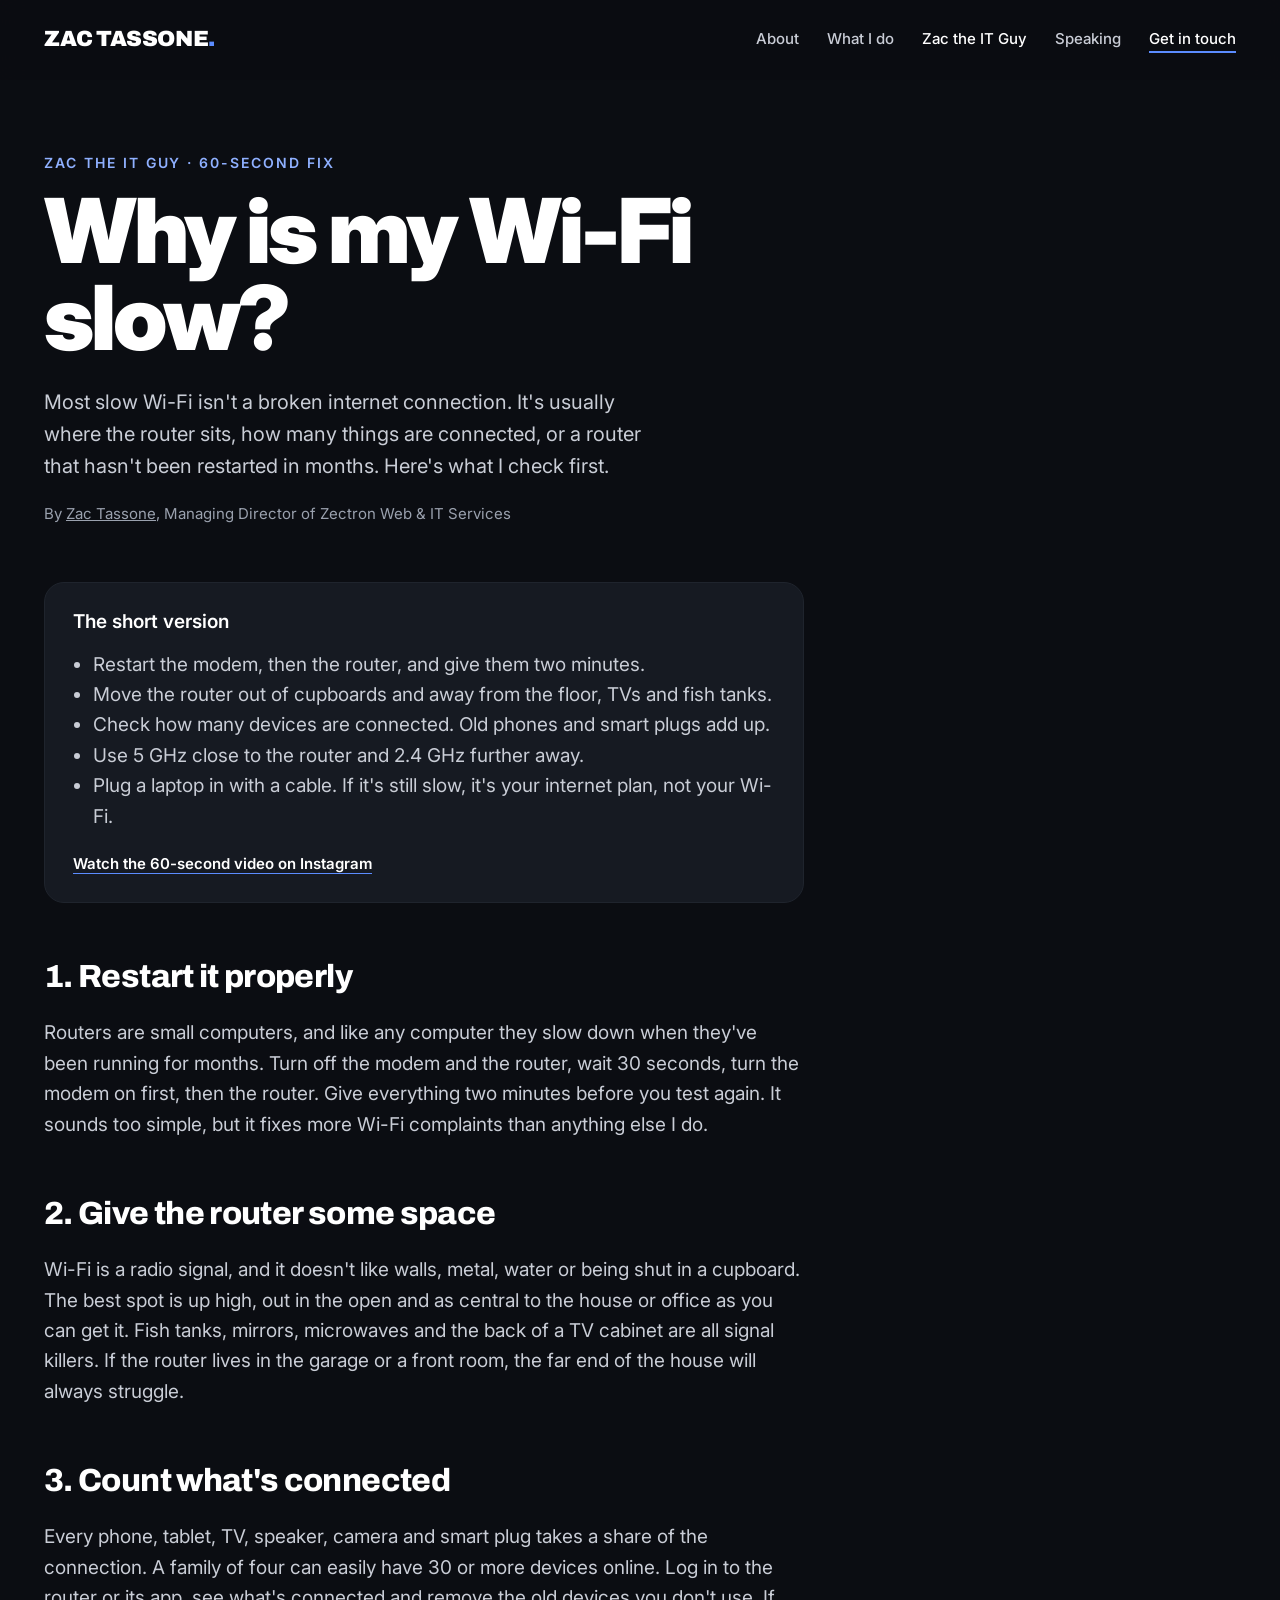
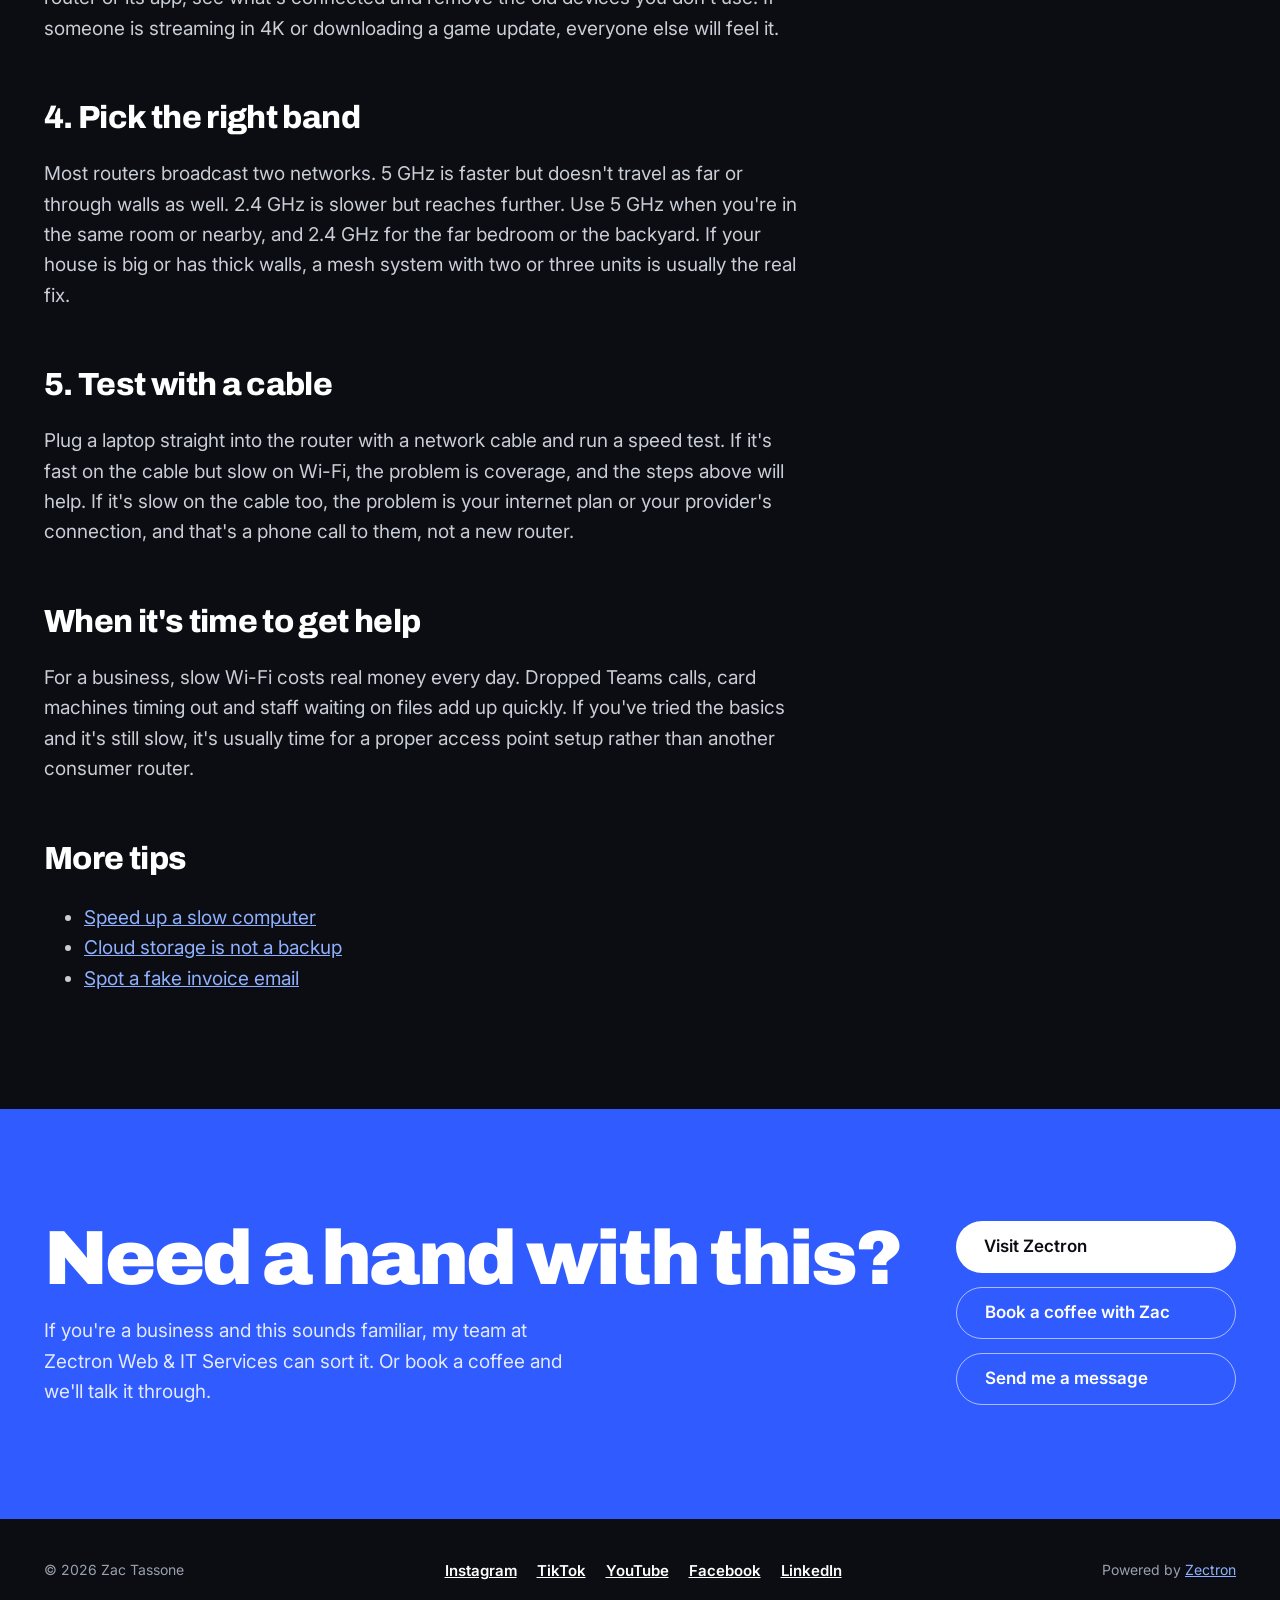
<file: tips/why-is-my-wifi-slow/index.html>
<!doctype html>
<html lang="en-AU">
<head>
<!-- Google tag (gtag.js) -->
<script async src="https://www.googletagmanager.com/gtag/js?id=G-HJ7Z9C7EH5"></script>
<script src="/assets/ga.js?v=1"></script>
<meta charset="utf-8">
<meta name="viewport" content="width=device-width, initial-scale=1">
<title>Why Is My Wi-Fi Slow? 5 Quick Fixes | Zac the IT Guy</title>
<meta name="description" content="Slow Wi-Fi at home or in the office? Five quick checks that fix most problems, and how to tell if it's your Wi-Fi or your internet plan. Plain-English tips from Zac the IT Guy.">
<link rel="canonical" href="https://zactassone.com.au/tips/why-is-my-wifi-slow/">
<meta name="theme-color" content="#0B0D12">
<meta property="og:type" content="article">
<meta property="og:site_name" content="Zac Tassone">
<meta property="og:title" content="Why Is My Wi-Fi Slow? 5 Quick Fixes | Zac the IT Guy">
<meta property="og:description" content="Slow Wi-Fi at home or in the office? Five quick checks that fix most problems, and how to tell if it's your Wi-Fi or your internet plan. Plain-English tips from Zac the IT Guy.">
<meta property="og:url" content="https://zactassone.com.au/tips/why-is-my-wifi-slow/">
<meta property="og:image" content="https://zactassone.com.au/assets/og.jpg">
<meta property="og:image:width" content="1200"><meta property="og:image:height" content="630">
<meta property="og:locale" content="en_AU">
<meta name="twitter:card" content="summary_large_image">
<link rel="icon" href="/assets/favicon.svg" type="image/svg+xml">
<link rel="apple-touch-icon" href="/assets/apple-touch-icon.png">
<script type="application/ld+json">{"@context":"https://schema.org","@type":"Article","headline":"Why is my Wi-Fi slow?","description":"Slow Wi-Fi at home or in the office? Five quick checks that fix most problems, and how to tell if it's your Wi-Fi or your internet plan. Plain-English tips from Zac the IT Guy.","url":"https://zactassone.com.au/tips/why-is-my-wifi-slow/","mainEntityOfPage":"https://zactassone.com.au/tips/why-is-my-wifi-slow/","image":"https://zactassone.com.au/assets/og.jpg","datePublished":"2026-10-23","dateModified":"2026-10-23","inLanguage":"en-AU","author":{"@type":"Person","@id":"https://zactassone.com.au/#zac","name":"Zac Tassone","url":"https://zactassone.com.au/","jobTitle":"Managing Director","worksFor":{"@type":"Organization","name":"Zectron Web & IT Services","url":"https://www.zectron.com.au"}},"publisher":{"@type":"Person","@id":"https://zactassone.com.au/#zac","name":"Zac Tassone","url":"https://zactassone.com.au/","jobTitle":"Managing Director","worksFor":{"@type":"Organization","name":"Zectron Web & IT Services","url":"https://www.zectron.com.au"}},"isPartOf":{"@type":"CreativeWorkSeries","name":"Zac the IT Guy","url":"https://zactassone.com.au/tips/"}}</script>
<script type="application/ld+json">{"@context":"https://schema.org","@type":"BreadcrumbList","itemListElement":[{"@type":"ListItem","position":1,"name":"Zac Tassone","item":"https://zactassone.com.au/"},{"@type":"ListItem","position":2,"name":"Zac the IT Guy","item":"https://zactassone.com.au/tips/"},{"@type":"ListItem","position":3,"name":"Why your Wi-Fi is slow","item":"https://zactassone.com.au/tips/why-is-my-wifi-slow/"}]}</script>
<link rel="preconnect" href="https://fonts.googleapis.com">
<link rel="preconnect" href="https://fonts.gstatic.com" crossorigin>
<link href="https://fonts.googleapis.com/css2?family=Archivo:wght@700;800;900&family=Inter:wght@400;500;600&display=swap" rel="stylesheet">
<link rel="stylesheet" href="/assets/site.css?v=0ca66a84">
<script src="/assets/site.js?v=bd182529" defer></script>
</head>
<body>
<a class="skip" href="#content">Skip to content</a>
<div class="site-head">
<div class="wrap">
<header>
  <a class="logo" href="/" aria-label="Zac Tassone, home">ZAC TASSONE<span>.</span></a>
  <button class="menu-btn" type="button" aria-expanded="false" aria-controls="main-nav">Menu</button>
  <nav id="main-nav" aria-label="Main"><a href="/#about">About</a><a href="/#work">What I do</a><a href="/tips/" aria-current="page">Zac the IT Guy</a><a href="/#speaking">Speaking</a><a class="cta" href="/#contact">Get in touch</a></nav>
</header>
</div>
</div>
<main id="content">

<section class="wrap"><div class="page-hero">
  <p class="eyebrow"><a href="/tips/" style="color:inherit;text-decoration:none">Zac the IT Guy</a> &middot; 60-Second Fix</p>
  <h1>Why is my Wi-Fi slow?</h1>
  <p class="lead">Most slow Wi-Fi isn't a broken internet connection. It's usually where the router sits, how many things are connected, or a router that hasn't been restarted in months. Here's what I check first.</p>
  <p style="margin:20px 0 0;color:var(--dim);font-size:15px">By <a href="/" style="color:inherit">Zac Tassone</a>, Managing Director of Zectron Web &amp; IT Services</p>
</div></section>
<section class="wrap" style="padding-bottom:96px">
  <div class="prose">
    <div style="background:var(--card);border:1px solid var(--line);border-radius:20px;padding:24px 28px;margin:0 0 40px">
      <p style="margin:0 0 12px;color:#fff;font-weight:600">The short version</p>
      <ul style="margin:0;padding-left:20px"><li>Restart the modem, then the router, and give them two minutes.</li><li>Move the router out of cupboards and away from the floor, TVs and fish tanks.</li><li>Check how many devices are connected. Old phones and smart plugs add up.</li><li>Use 5 GHz close to the router and 2.4 GHz further away.</li><li>Plug a laptop in with a cable. If it's still slow, it's your internet plan, not your Wi-Fi.</li></ul>
      <p style="margin:16px 0 0"><a class="tip-watch" href="https://www.instagram.com/zactheitguy/" target="_blank" rel="noopener">Watch the 60-second video on Instagram</a></p>
    </div>

<h2>1. Restart it properly</h2>
<p>Routers are small computers, and like any computer they slow down when they've been running for months. Turn off the modem and the router, wait 30 seconds, turn the modem on first, then the router. Give everything two minutes before you test again. It sounds too simple, but it fixes more Wi-Fi complaints than anything else I do.</p>
<h2>2. Give the router some space</h2>
<p>Wi-Fi is a radio signal, and it doesn't like walls, metal, water or being shut in a cupboard. The best spot is up high, out in the open and as central to the house or office as you can get it. Fish tanks, mirrors, microwaves and the back of a TV cabinet are all signal killers. If the router lives in the garage or a front room, the far end of the house will always struggle.</p>
<h2>3. Count what's connected</h2>
<p>Every phone, tablet, TV, speaker, camera and smart plug takes a share of the connection. A family of four can easily have 30 or more devices online. Log in to the router or its app, see what's connected and remove the old devices you don't use. If someone is streaming in 4K or downloading a game update, everyone else will feel it.</p>
<h2>4. Pick the right band</h2>
<p>Most routers broadcast two networks. 5 GHz is faster but doesn't travel as far or through walls as well. 2.4 GHz is slower but reaches further. Use 5 GHz when you're in the same room or nearby, and 2.4 GHz for the far bedroom or the backyard. If your house is big or has thick walls, a mesh system with two or three units is usually the real fix.</p>
<h2>5. Test with a cable</h2>
<p>Plug a laptop straight into the router with a network cable and run a speed test. If it's fast on the cable but slow on Wi-Fi, the problem is coverage, and the steps above will help. If it's slow on the cable too, the problem is your internet plan or your provider's connection, and that's a phone call to them, not a new router.</p>
<h2>When it's time to get help</h2>
<p>For a business, slow Wi-Fi costs real money every day. Dropped Teams calls, card machines timing out and staff waiting on files add up quickly. If you've tried the basics and it's still slow, it's usually time for a proper access point setup rather than another consumer router.</p>

    <h2>More tips</h2>
    <ul><li><a href="/tips/speed-up-a-slow-computer/">Speed up a slow computer</a></li><li><a href="/tips/cloud-storage-is-not-a-backup/">Cloud storage is not a backup</a></li><li><a href="/tips/spot-a-fake-invoice-email/">Spot a fake invoice email</a></li></ul>
  </div>
</section>

<section class="contact">
  <div class="wrap">
    <div>
      <h2>Need a hand with this?</h2>
      <p>If you're a business and this sounds familiar, my team at Zectron Web &amp; IT Services can sort it. Or book a coffee and we'll talk it through.</p>
    </div>
    <div class="ways">
      <a class="btn btn-light" href="https://www.zectron.com.au" target="_blank" rel="noopener">Visit Zectron</a>
      <a class="btn btn-line" href="https://www.zectron.com.au/bookwithzac/" target="_blank" rel="noopener">Book a coffee with Zac</a>
      <a class="btn btn-line" href="/#contact">Send me a message</a>
    </div>
  </div>
</section>

</main>
<footer>
  <div class="wrap">
    <span>&copy; <span id="y">2026</span> Zac Tassone</span>
    <span class="social-row"><a href="https://www.instagram.com/zactheitguy/" target="_blank" rel="noopener me">Instagram</a><a href="https://www.tiktok.com/@zac.the.it.guy" target="_blank" rel="noopener me">TikTok</a><a href="https://www.youtube.com/channel/UCYCZYnOmMo0ZXm13_HjDv8Q" target="_blank" rel="noopener me">YouTube</a><a href="https://www.facebook.com/share/19N25KuHem/" target="_blank" rel="noopener me">Facebook</a><a href="https://www.linkedin.com/in/zac-t/" target="_blank" rel="noopener me">LinkedIn</a></span>
    <span>Powered by <a href="https://www.zectron.com.au" target="_blank" rel="noopener">Zectron</a></span>
  </div>
</footer>
</body>
</html>
</file>
<file: assets/site.css>
:root{--ink:#0B0D12;--card:#161A22;--line:#1F242D;--line2:#3A404C;--text:#F2F3F5;--muted:#C9CDD6;--dim:#9AA1AE;--accent:#5B8CFF;--blue:#2F5BFF;--soft:#8FB0FF;--paper:#EEF1F6}
*{box-sizing:border-box}
html{scroll-behavior:smooth}
body{margin:0;background:var(--ink);color:var(--text);font-family:Inter,system-ui,sans-serif;font-size:17px;line-height:1.6;-webkit-font-smoothing:antialiased}
a{color:var(--soft)}a:hover{color:#C3D4FF}
.wrap{max-width:1240px;margin:0 auto;padding-left:24px;padding-right:24px}
.display{font-family:Archivo,sans-serif;letter-spacing:-.03em;line-height:1.02;margin:0}
.eyebrow{margin:0 0 12px;font-size:14px;font-weight:600;letter-spacing:.14em;text-transform:uppercase;color:var(--soft)}
.btn{display:inline-flex;align-items:center;min-height:52px;padding:0 28px;border-radius:999px;font-weight:600;text-decoration:none;transition:transform .15s ease,background .15s ease}
.btn:hover{transform:translateY(-1px)}
.btn-primary{background:var(--blue);color:#fff}.btn-primary:hover{background:#2049E0;color:#fff}
.btn-ghost{border:1.5px solid var(--line2);color:#fff}.btn-ghost:hover{border-color:#fff;color:#fff}
:focus-visible{outline:3px solid var(--accent);outline-offset:3px;border-radius:6px}
header{display:flex;flex-wrap:wrap;align-items:center;justify-content:space-between;gap:16px;padding-top:24px;padding-bottom:24px}
.logo{font-family:Archivo,sans-serif;font-weight:900;font-size:22px;letter-spacing:-.02em;color:#fff;text-decoration:none}
.logo span{color:var(--accent)}
nav{display:flex;flex-wrap:wrap;gap:8px 28px;font-size:15px;font-weight:500}
nav a{color:var(--muted);text-decoration:none}nav a:hover{color:#fff}
nav a.cta{color:#fff;border-bottom:2px solid var(--accent)}
.hero{display:flex;flex-wrap:wrap;gap:56px;align-items:center;padding-top:64px;padding-bottom:96px}
.hero-copy{flex:999 1 520px;min-width:0;display:flex;flex-direction:column;gap:28px}
.hero h1{font-weight:900;font-size:clamp(50px,8vw,112px);line-height:.95;letter-spacing:-.035em;color:#fff}
.hero h1 span{color:var(--accent)}
.lead{margin:0;max-width:620px;font-size:20px;color:var(--muted)}
.actions{display:flex;flex-wrap:wrap;gap:14px}
.hero-art{flex:1 1 360px;min-width:0}
.badge{aspect-ratio:4/5;border-radius:28px;background:var(--card);border:1px solid #262B35;position:relative;overflow:hidden;display:flex;flex-direction:column;justify-content:flex-end;padding:32px}
.badge .dot{position:absolute;top:28px;right:28px;width:120px;height:120px;border-radius:50%;background:var(--accent)}
.badge .ring{position:absolute;top:-80px;left:-80px;width:320px;height:320px;border-radius:50%;border:1.5px solid #262B35}
.badge .mono{font-family:Archivo,sans-serif;font-weight:900;font-size:clamp(110px,16vw,190px);line-height:.8;letter-spacing:-.06em;color:#fff;position:relative}
.badge .tag{margin:20px 0 0;font-size:15px;color:var(--dim);position:relative}
.facts{border-top:1px solid var(--line);border-bottom:1px solid var(--line)}
.facts .wrap{display:grid;grid-template-columns:repeat(auto-fit,minmax(220px,1fr));gap:28px;padding-top:36px;padding-bottom:36px}
.fact b{display:block;font-family:Archivo,sans-serif;font-weight:800;font-size:26px;color:#fff;line-height:1.2}
.fact span{font-size:15px;color:var(--dim)}
.split{display:flex;flex-wrap:wrap;gap:56px;padding-top:112px;padding-bottom:112px}
.split .side{flex:1 1 320px;min-width:0}
.split .main{flex:999 1 560px;min-width:0;display:flex;flex-direction:column;gap:20px;font-size:19px;color:var(--muted)}
.split p{margin:0}
h2.display{font-weight:800;font-size:clamp(36px,4.5vw,56px);color:#fff}
.work{background:var(--paper);color:#12151B}
.work .wrap{padding-top:112px;padding-bottom:112px;display:flex;flex-direction:column;gap:48px}
.work h2.display{color:#12151B}
.row-head{display:flex;flex-wrap:wrap;justify-content:space-between;align-items:flex-end;gap:16px}
.row-head p{margin:0;max-width:420px;color:#4A5160}
.cards{display:grid;grid-template-columns:repeat(auto-fit,minmax(280px,1fr));gap:24px}
.card{background:#fff;border-radius:24px;padding:36px;display:flex;flex-direction:column;gap:16px}
.card .num{margin:0;font-family:Archivo,sans-serif;font-weight:900;font-size:48px;color:var(--blue);line-height:1}
.card h3{margin:0;font-family:Archivo,sans-serif;font-weight:800;font-size:26px}
.card p{margin:0;color:#4A5160}
.card a{margin-top:auto;color:#1D45D8;font-weight:600}
.tips{padding-top:112px;padding-bottom:112px;display:flex;flex-direction:column;gap:48px}
.tip-grid{display:grid;grid-template-columns:repeat(auto-fit,minmax(240px,1fr));gap:20px}
.tip{background:var(--card);border:1px solid #262B35;border-radius:20px;padding:28px;display:flex;flex-direction:column;gap:14px;min-height:240px}
.tip .pill{align-self:flex-start;padding:4px 12px;border-radius:999px;background:var(--blue);color:#fff;font-size:13px;font-weight:600}
.tip h3{margin:0;font-family:Archivo,sans-serif;font-weight:700;font-size:22px;line-height:1.2;color:#fff}
.tip p{margin:0;color:var(--dim);font-size:16px}
.talks{border-top:1px solid var(--line)}
.talk{display:flex;gap:24px;padding:28px 0;border-bottom:1px solid var(--line)}
.talk .n{font-family:Archivo,sans-serif;font-weight:800;font-size:20px;color:var(--soft);min-width:36px}
.talk h3{margin:0 0 6px;font-family:Archivo,sans-serif;font-weight:700;font-size:24px;color:#fff;line-height:1.2}
.talk p{margin:0;color:var(--dim);font-size:16px}
.contact{background:var(--blue);color:#fff}
.contact .wrap{padding-top:112px;padding-bottom:112px;display:flex;flex-wrap:wrap;gap:48px;align-items:flex-end;justify-content:space-between}
.contact h2{font-family:Archivo,sans-serif;font-weight:900;font-size:clamp(44px,6vw,84px);line-height:.98;letter-spacing:-.035em;margin:0 0 20px}
.contact p{margin:0;max-width:540px;font-size:19px;color:#E4EAFF}
.contact .ways{display:flex;flex-direction:column;gap:14px;min-width:280px}
.contact .btn-light{background:#fff;color:var(--ink)}.contact .btn-light:hover{background:#E4EAFF;color:var(--ink)}
.contact .btn-line{border:1.5px solid rgba(255,255,255,.6);color:#fff}.contact .btn-line:hover{border-color:#fff;color:#fff}
.socials{display:flex;flex-wrap:wrap;gap:10px}
.socials .btn{min-height:44px;padding:0 20px;font-size:15px}
.social-row{display:flex;flex-wrap:wrap;gap:8px 20px;justify-content:center;font-size:15px;font-weight:600}
.social-row a{color:#fff}
footer .wrap{display:flex;flex-wrap:wrap;justify-content:space-between;gap:16px;padding-top:40px;padding-bottom:40px;font-size:14px;color:var(--dim)}
@media (max-width:640px){.hero{padding-top:32px;padding-bottom:64px}.split,.work .wrap,.tips,.contact .wrap{padding-top:72px;padding-bottom:72px}}
@media (prefers-reduced-motion:reduce){html{scroll-behavior:auto}.btn{transition:none}}

.skip{position:absolute;left:-9999px;top:0;background:#fff;color:#000;padding:10px 16px;z-index:100}.skip:focus{left:16px;top:16px}
.site-head{position:sticky;top:0;z-index:50;background:rgba(11,13,18,.82);backdrop-filter:saturate(140%) blur(14px);-webkit-backdrop-filter:saturate(140%) blur(14px);border-bottom:1px solid transparent;transition:border-color .2s ease}
.site-head.scrolled{border-bottom-color:var(--line)}
.site-head header{padding-top:22px;padding-bottom:22px;transition:padding .2s ease}
.site-head.scrolled header{padding-top:12px;padding-bottom:12px}
nav a[aria-current="page"]{color:#fff}
.menu-btn{display:none;min-height:44px;min-width:44px;border:1.5px solid var(--line2);border-radius:999px;background:transparent;color:#fff;font:inherit;font-weight:600;padding:0 18px;cursor:pointer}
@media (max-width:760px){
 .menu-btn{display:inline-flex;align-items:center}
 .site-head nav{display:none;width:100%;flex-direction:column;gap:0;padding:8px 0 16px}
 .site-head nav.open{display:flex}
 .site-head nav a{padding:12px 0;font-size:18px;border-bottom:1px solid var(--line)}
 .site-head nav a.cta{border-bottom:1px solid var(--line)}
}
.socials{display:flex;flex-wrap:wrap;gap:10px}
.socials .btn{min-height:44px;padding:0 20px;font-size:15px}
.social-row{display:flex;flex-wrap:wrap;gap:8px 20px;font-size:15px;font-weight:600}
.social-row a{color:#fff}
.page-hero{padding-top:72px;padding-bottom:56px;max-width:900px}
.page-hero h1{font-weight:900;font-size:clamp(44px,7vw,92px);line-height:.98;letter-spacing:-.035em;color:#fff;margin:0 0 24px}
.prose{max-width:760px;font-size:19px;color:var(--muted)}
.prose p{margin:0 0 20px}
.prose h2{font-family:Archivo,sans-serif;font-weight:800;font-size:32px;letter-spacing:-.02em;color:#fff;margin:48px 0 16px}
.tip-detail{border-top:1px solid var(--line);padding:48px 0;display:flex;flex-wrap:wrap;gap:32px}
.tip-detail .meta{flex:1 1 220px}
.tip-detail .body{flex:999 1 520px;min-width:0;color:var(--muted);font-size:18px}
.tip-detail h2{font-family:Archivo,sans-serif;font-weight:800;font-size:32px;letter-spacing:-.02em;color:#fff;margin:12px 0 0;line-height:1.1}
.tip-detail ul{margin:0 0 16px;padding-left:20px}.tip-detail li{margin:6px 0}
.pill{display:inline-block;padding:4px 12px;border-radius:999px;background:var(--blue);color:#fff;font-size:13px;font-weight:600}
a.tip{text-decoration:none;transition:border-color .2s ease,transform .2s ease}
a.tip:hover{border-color:var(--accent);transform:translateY(-2px)}
.form{background:#fff;color:#12151B;border-radius:24px;padding:32px;display:flex;flex-direction:column;gap:14px;width:100%;max-width:460px;box-sizing:border-box}
.form .row{display:flex;gap:12px;flex-wrap:wrap}.form .row>div{flex:1 1 160px;display:flex;flex-direction:column;gap:6px}
.form label{font-size:14px;font-weight:600}
.form input,.form textarea{min-height:48px;padding:10px 14px;border:1.5px solid #C9CFDA;border-radius:12px;font:inherit;color:#12151B;background:#fff;width:100%;box-sizing:border-box}
.form textarea{min-height:120px;resize:vertical}
.form input:focus,.form textarea:focus{outline:none;border-color:var(--blue);box-shadow:0 0 0 3px rgba(47,91,255,.2)}
.form button{min-height:52px;border:0;border-radius:999px;background:var(--ink);color:#fff;font:inherit;font-weight:600;cursor:pointer}
.form button[disabled]{opacity:.6;cursor:wait}
.form .hp{position:absolute;left:-10000px;width:1px;height:1px;overflow:hidden}
.form .status{margin:0;font-size:15px;min-height:1.4em}
.form .status.ok{color:#126B3A}.form .status.err{color:#B42318}
.form .small{font-size:13px;color:#4A5160;margin:0}
.reveal{opacity:0;transform:translateY(18px);transition:opacity .6s ease,transform .6s ease}
.reveal.in{opacity:1;transform:none}
@media (prefers-reduced-motion:reduce){.reveal{opacity:1;transform:none;transition:none}.site-head header{transition:none}}
.notfound{padding:120px 0}
main section[id]{scroll-margin-top:84px}
nav a.active{color:#fff}
.tip-more{margin-top:auto}
.tip-more summary{cursor:pointer;color:var(--soft);font-weight:600;font-size:15px;list-style:none;min-height:44px;display:flex;align-items:center}
.tip-more summary::-webkit-details-marker{display:none}
.tip-more[open] summary{color:#fff}
.tip-more ul{margin:4px 0 0;padding-left:18px;color:var(--muted);font-size:15px}
.tip-more li{margin:6px 0}
.about .split{padding-bottom:40px}
.about-lead{font-size:clamp(20px,2.2vw,24px);color:#fff;font-weight:500;line-height:1.45}
.about-block{padding-top:24px;padding-bottom:56px}
.about-block .sub{font-family:Archivo,sans-serif;font-weight:800;font-size:clamp(24px,3vw,32px);letter-spacing:-.02em;color:#fff;margin:0 0 24px}
.timeline{list-style:none;margin:0;padding:0;display:grid;grid-template-columns:repeat(auto-fit,minmax(220px,1fr));gap:20px;counter-reset:t}
.timeline li{border-top:2px solid var(--accent);padding-top:16px;display:flex;flex-direction:column;gap:8px}
.timeline b{font-family:Archivo,sans-serif;font-weight:900;font-size:28px;color:#fff;letter-spacing:-.02em}
.timeline span{color:var(--muted);font-size:16px}
.sub-lead{color:var(--muted);font-size:18px;max-width:760px;margin:-8px 0 24px}
.values{display:grid;grid-template-columns:repeat(3,minmax(0,1fr));gap:20px}
@media (max-width:900px){.values{grid-template-columns:repeat(2,minmax(0,1fr))}}
@media (max-width:600px){.values{grid-template-columns:1fr}}
.value{background:var(--card);border:1px solid #262B35;border-radius:20px;padding:28px}
.value .vnum{color:var(--accent);font-weight:700;font-size:14px;letter-spacing:.1em}
.value h4{font-family:Archivo,sans-serif;font-weight:800;font-size:24px;color:#fff;margin:10px 0 8px}
.value p{margin:0;color:var(--dim);font-size:16px}
.offclock{display:grid;grid-template-columns:repeat(auto-fit,minmax(180px,1fr));gap:12px}
.oc{border:1px solid #262B35;border-radius:16px;padding:18px 20px;display:flex;flex-direction:column;gap:6px}
.oc b{color:#fff;font-size:17px}
.oc span{color:var(--dim);font-size:15px}
.reviews{display:grid;grid-template-columns:repeat(3,minmax(0,1fr));gap:24px;margin-top:-8px}
@media (max-width:900px){.reviews{grid-template-columns:1fr}}
.review{margin:0;background:#fff;border-radius:24px;padding:32px;display:flex;flex-direction:column;gap:12px}
.review .stars{margin:0;color:#F5B83D;letter-spacing:2px;font-size:16px}
.review blockquote{margin:0;color:#12151B;font-size:17px;line-height:1.55}
.review figcaption{color:#4A5160;font-size:14px;font-weight:600;margin-top:auto}
.reviews-more{margin:-24px 0 0}.reviews-more a{color:var(--blue);font-weight:600}
.btn-book{background:#fff;color:#0B0D12}.btn-book:hover{background:#E6E8EC}
.tip-watch{color:#fff;font-weight:600;font-size:15px;text-decoration:underline;text-underline-offset:4px;text-decoration-color:var(--accent)}
.speak-photo{display:block;width:100%;height:auto;aspect-ratio:3/4;object-fit:cover;border-radius:20px;border:1px solid #262B35;margin-top:8px;max-width:420px}
.award-photos{display:grid;grid-template-columns:repeat(2,minmax(0,1fr));gap:20px;margin-top:32px}
@media (max-width:640px){.award-photos{grid-template-columns:1fr}}
.award-photos figure{margin:0;border-radius:20px;overflow:hidden;border:1px solid #262B35;background:var(--card)}
.award-photos img{display:block;width:100%;height:auto;aspect-ratio:4/3;object-fit:cover}
.award-photos figcaption{padding:14px 18px;color:var(--dim);font-size:14px}
.badge.photo{padding:0}
.badge.photo img{position:absolute;inset:0;width:100%;height:100%;object-fit:cover;object-position:center 20%}
.badge.photo .tag{position:relative;margin:0;padding:56px 24px 20px;color:#E6E8EC;background:linear-gradient(to top,rgba(11,13,18,.92),rgba(11,13,18,0))}
.tips-body{display:grid;grid-template-columns:minmax(0,1fr) minmax(0,2fr);gap:20px;align-items:start}
.tips-photo{margin:0;position:sticky;top:96px;border-radius:20px;overflow:hidden;border:1px solid #262B35;background:var(--card)}
.tips-photo img{display:block;width:100%;height:auto;aspect-ratio:4/5;object-fit:cover}
.tips-photo figcaption{padding:16px 20px;color:var(--dim);font-size:15px}
.tips-body .tip-grid{grid-template-columns:repeat(2,minmax(0,1fr))}
@media (max-width:600px){.tips-body .tip-grid{grid-template-columns:1fr}}
@media (max-width:900px){.tips-body{grid-template-columns:1fr}.tips-photo{position:static;max-width:420px}}
.social-row{justify-content:flex-start}
.contact .wrap{align-items:flex-start}
.contact .wrap>div:first-child{flex:1 1 420px;min-width:0}
.contact .form{flex:0 1 460px}
.contact .social-row a{color:#fff}
</file>
